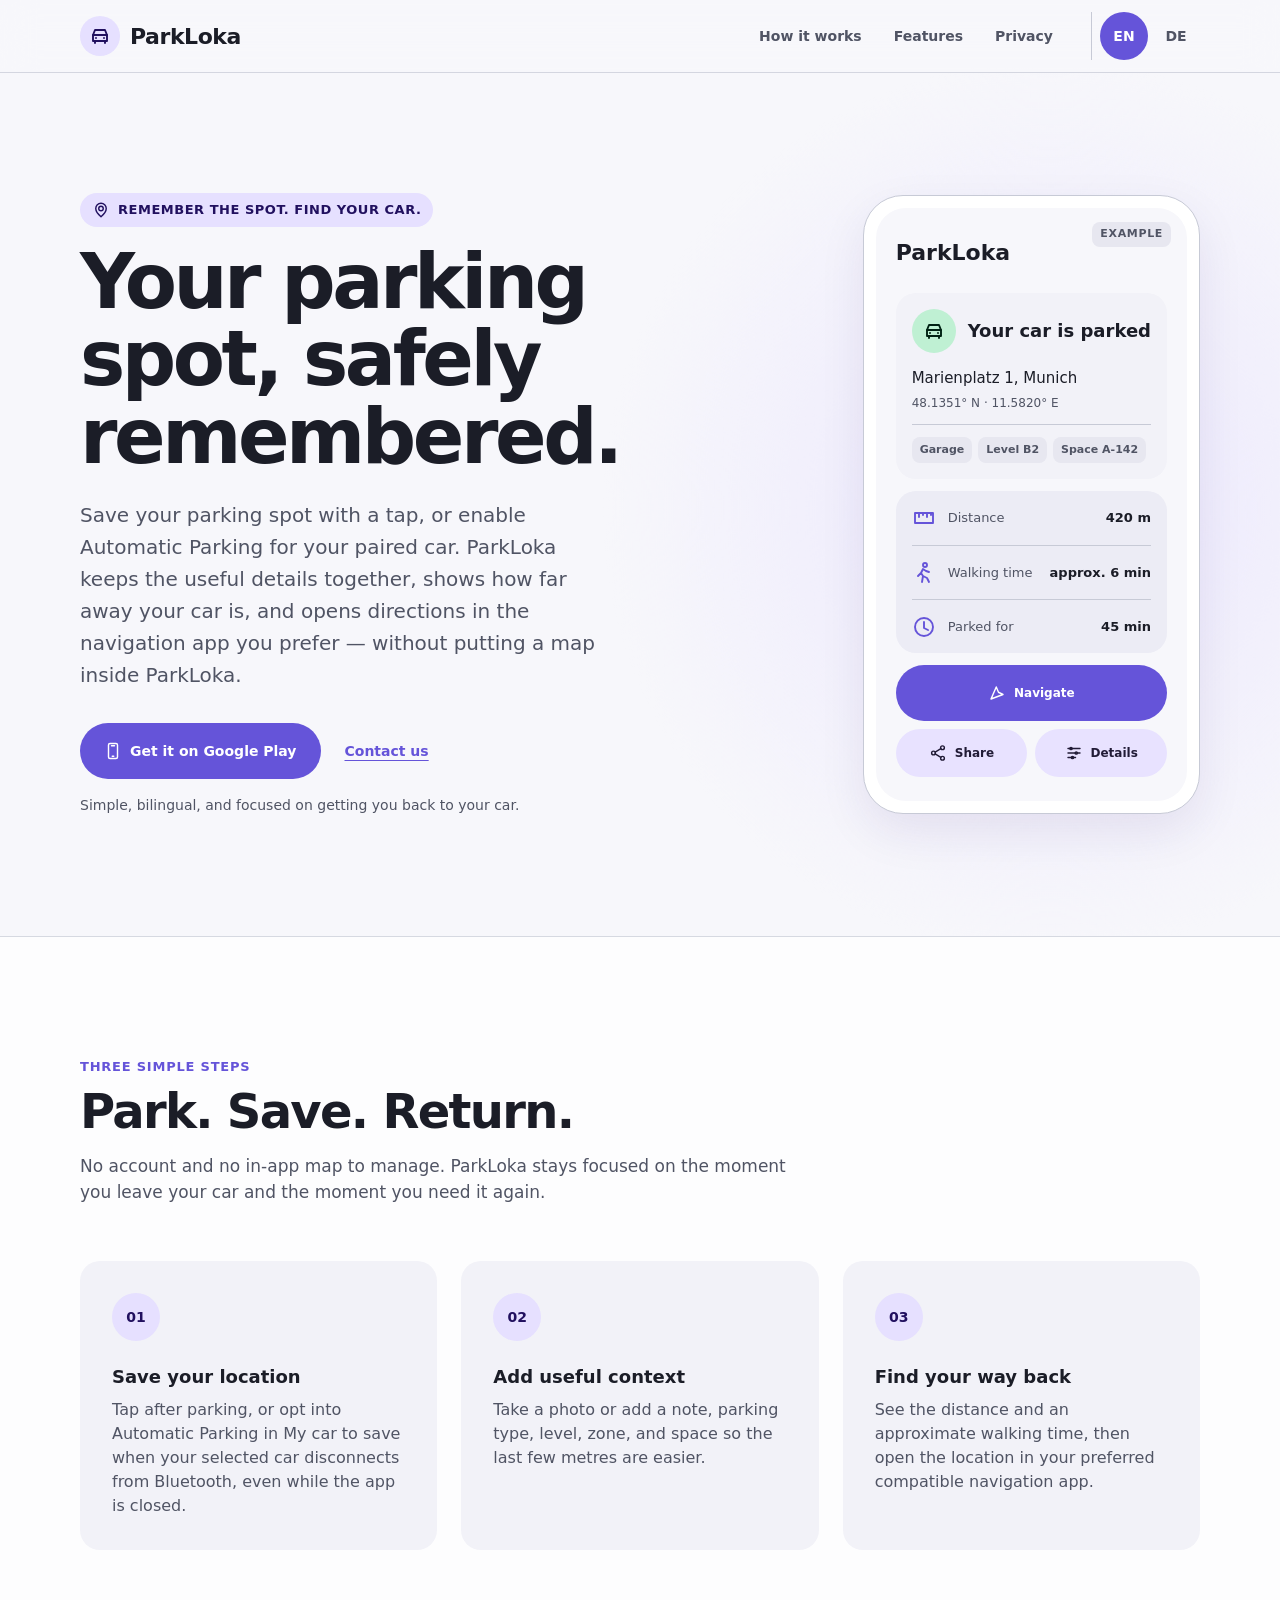
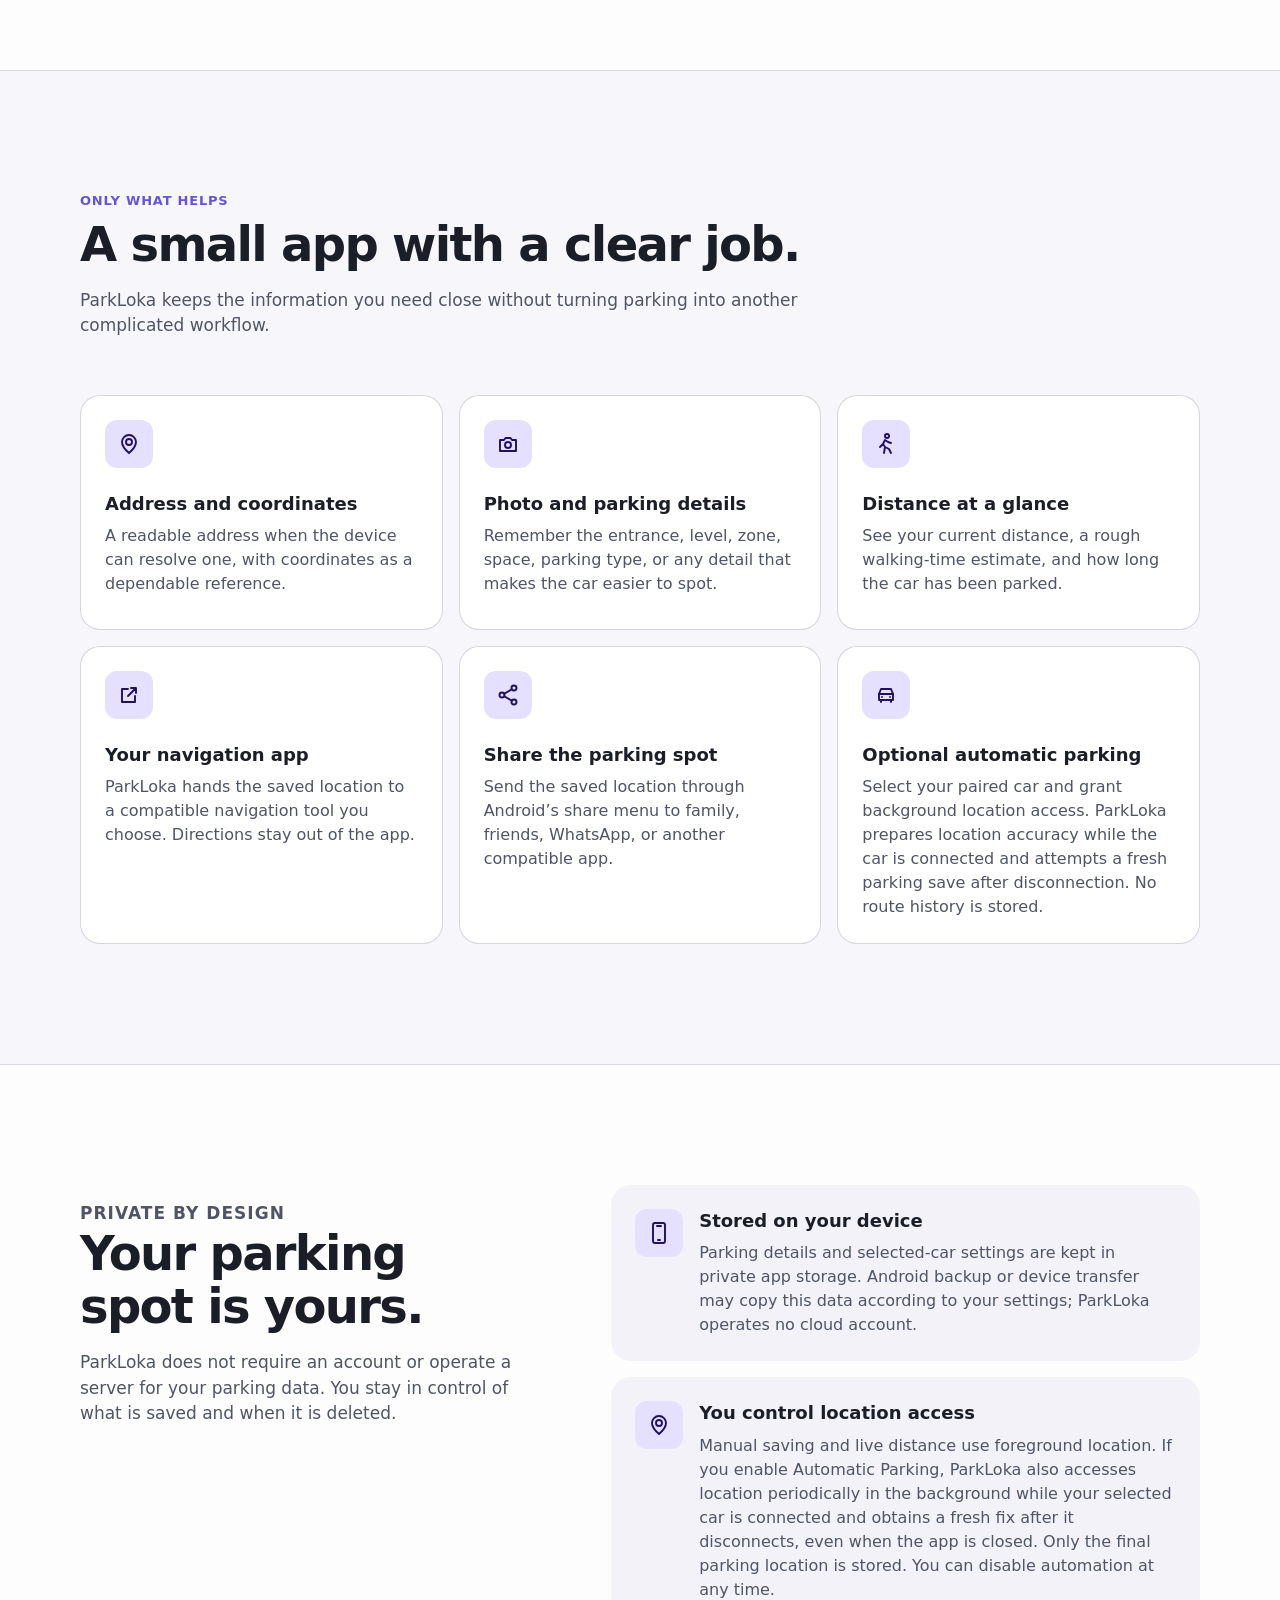
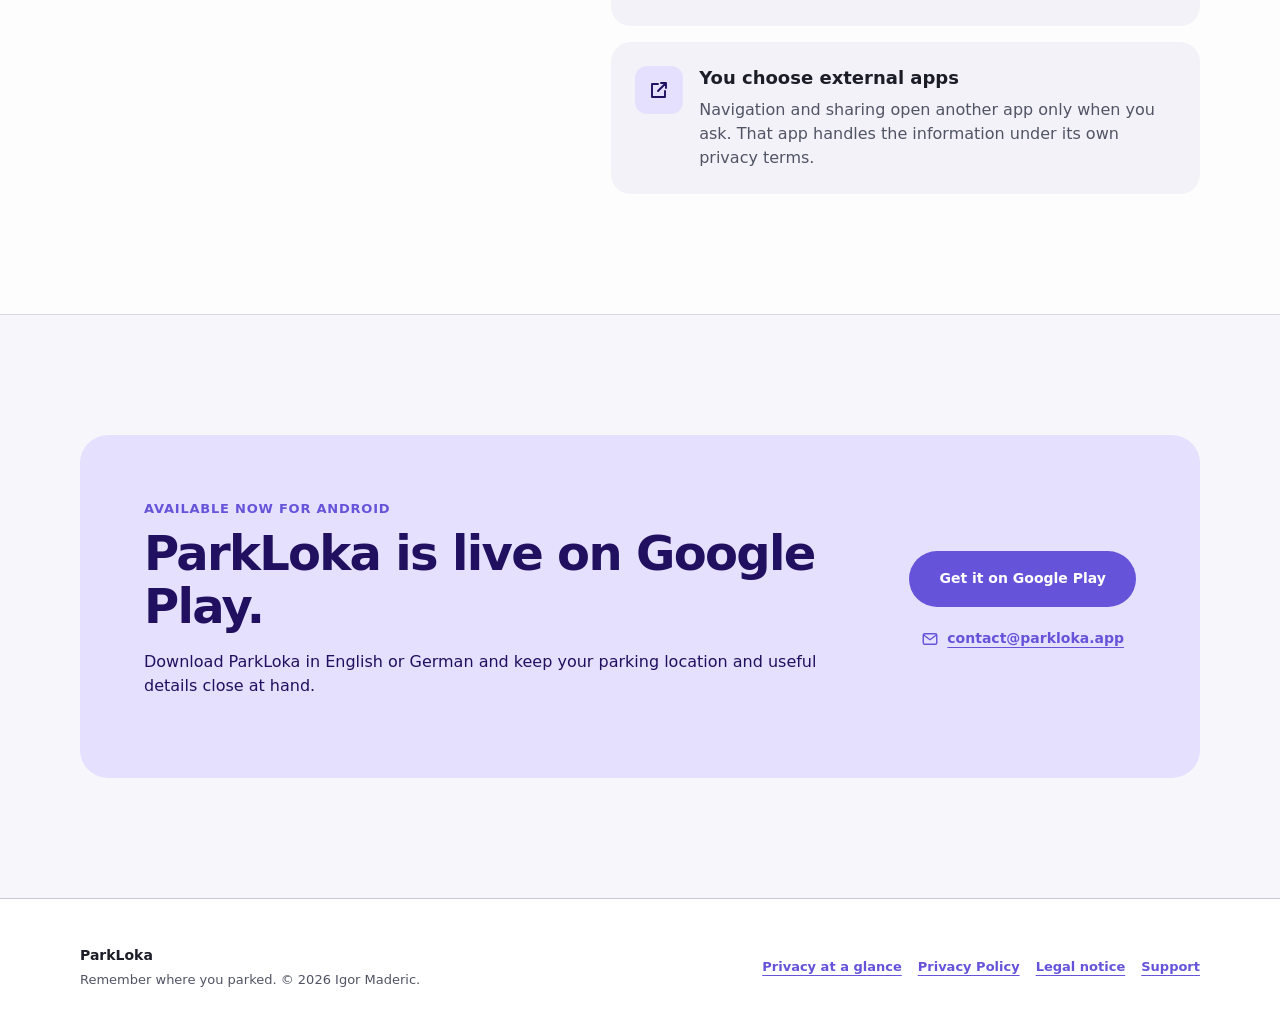
<file: index.html>
<!doctype html>
<html lang="en">
<head>
    <meta charset="utf-8">
    <meta name="viewport" content="width=device-width, initial-scale=1">
    <title>ParkLoka — Remember where you parked</title>
    <meta name="description" content="Save your parking location, see the distance back to your car, and open navigation in the app you prefer.">
    <meta name="application-name" content="ParkLoka">
    <meta name="theme-color" content="#6554d9">
    <link rel="canonical" href="https://parkloka.app/">
    <link rel="alternate" hreflang="en" href="https://parkloka.app/">
    <link rel="alternate" hreflang="de" href="https://parkloka.app/de/">
    <link rel="alternate" hreflang="x-default" href="https://parkloka.app/">
    <link rel="icon" href="assets/images/app-icon.svg" type="image/svg+xml">
    <link rel="apple-touch-icon" href="assets/images/app-icon-192.png">
    <link rel="manifest" href="manifest.webmanifest">
    <meta property="og:type" content="website">
    <meta property="og:site_name" content="ParkLoka">
    <meta property="og:title" content="ParkLoka — Remember where you parked">
    <meta property="og:description" content="Save the spot, see the distance, and navigate back to your car.">
    <meta property="og:url" content="https://parkloka.app/">
    <meta property="og:image" content="https://parkloka.app/assets/images/social-preview.png">
    <meta property="og:image:width" content="1200">
    <meta property="og:image:height" content="630">
    <meta property="og:image:alt" content="ParkLoka — Remember where you parked">
    <meta property="og:locale" content="en_US">
    <meta property="og:locale:alternate" content="de_DE">
    <meta name="twitter:card" content="summary_large_image">
    <link rel="stylesheet" href="assets/css/site.css">
</head>
<body>
    <a class="skip-link" href="#main-content">Skip to content</a>
    <header class="site-header">
        <nav class="site-nav" aria-label="Main navigation">
            <a class="brand" href="index.html" aria-label="ParkLoka home"><span class="brand-mark" aria-hidden="true"><svg class="icon"><use href="assets/images/icons.svg#car"></use></svg></span>ParkLoka</a>
            <div class="nav-links"><a href="#how-it-works">How it works</a><a href="#features">Features</a><a href="#privacy">Privacy</a></div>
            <div class="language-nav" aria-label="Language"><a href="index.html" lang="en" hreflang="en" aria-current="page">EN</a><a href="de/index.html" lang="de" hreflang="de">DE</a></div>
        </nav>
    </header>

    <main id="main-content">
        <section class="hero section-shell" aria-labelledby="hero-title">
            <div class="hero-copy">
                <p class="eyebrow"><svg class="icon" aria-hidden="true"><use href="assets/images/icons.svg#pin"></use></svg>Remember the spot. Find your car.</p>
                <h1 id="hero-title">Your parking spot, safely remembered.</h1>
                <p class="hero-lead">Save your parking spot with a tap, or enable Automatic Parking for your paired car. ParkLoka keeps the useful details together, shows how far away your car is, and opens directions in the navigation app you prefer — without putting a map inside ParkLoka.</p>
                <div class="hero-actions">
                    <a class="button button--primary" href="https://play.google.com/store/apps/details?id=app.parkloka" rel="external" aria-label="Download ParkLoka on Google Play"><svg class="icon" aria-hidden="true"><use href="assets/images/icons.svg#phone"></use></svg>Get it on Google Play</a>
                    <a class="text-link" href="mailto:contact@parkloka.app">Contact us</a>
                </div>
                <p class="hero-note">Simple, bilingual, and focused on getting you back to your car.</p>
            </div>

            <div class="product-preview" aria-label="Example of the ParkLoka parked-car screen">
                <p class="preview-label">Example</p>
                <div class="phone-screen">
                    <p class="phone-title">ParkLoka</p>
                    <div class="parked-card">
                        <div class="parked-heading"><span class="status-icon" aria-hidden="true"><svg class="icon"><use href="assets/images/icons.svg#car"></use></svg></span><h2>Your car is parked</h2></div>
                        <p class="parked-address">Marienplatz 1, Munich</p>
                        <p class="parked-coordinates">48.1351° N · 11.5820° E</p>
                        <div class="detail-chips" aria-label="Example parking details"><span class="detail-chip">Garage</span><span class="detail-chip">Level B2</span><span class="detail-chip">Space A-142</span></div>
                    </div>
                    <div class="metrics-card">
                        <div class="metric-row"><svg class="icon" aria-hidden="true"><use href="assets/images/icons.svg#distance"></use></svg><span class="metric-label">Distance</span><span class="metric-value">420 m</span></div>
                        <div class="metric-row"><svg class="icon" aria-hidden="true"><use href="assets/images/icons.svg#walk"></use></svg><span class="metric-label">Walking time</span><span class="metric-value">approx. 6 min</span></div>
                        <div class="metric-row"><svg class="icon" aria-hidden="true"><use href="assets/images/icons.svg#clock"></use></svg><span class="metric-label">Parked for</span><span class="metric-value">45 min</span></div>
                    </div>
                    <div class="preview-actions" aria-hidden="true">
                        <span class="preview-action preview-action--primary"><svg class="icon"><use href="assets/images/icons.svg#navigation"></use></svg>Navigate</span>
                        <span class="preview-action"><svg class="icon"><use href="assets/images/icons.svg#share"></use></svg>Share</span>
                        <span class="preview-action"><svg class="icon"><use href="assets/images/icons.svg#details"></use></svg>Details</span>
                    </div>
                </div>
            </div>
        </section>

        <section id="how-it-works" class="section section--surface" aria-labelledby="steps-title">
            <div class="section-shell">
                <div class="section-heading"><p class="section-kicker">Three simple steps</p><h2 id="steps-title">Park. Save. Return.</h2><p class="section-intro">No account and no in-app map to manage. ParkLoka stays focused on the moment you leave your car and the moment you need it again.</p></div>
                <div class="steps-grid">
                    <article class="step-card"><span class="step-number" aria-hidden="true">01</span><h3>Save your location</h3><p>Tap after parking, or opt into Automatic Parking in My car to save when your selected car disconnects from Bluetooth, even while the app is closed.</p></article>
                    <article class="step-card"><span class="step-number" aria-hidden="true">02</span><h3>Add useful context</h3><p>Take a photo or add a note, parking type, level, zone, and space so the last few metres are easier.</p></article>
                    <article class="step-card"><span class="step-number" aria-hidden="true">03</span><h3>Find your way back</h3><p>See the distance and an approximate walking time, then open the location in your preferred compatible navigation app.</p></article>
                </div>
            </div>
        </section>

        <section id="features" class="section" aria-labelledby="features-title">
            <div class="section-shell">
                <div class="section-heading"><p class="section-kicker">Only what helps</p><h2 id="features-title">A small app with a clear job.</h2><p class="section-intro">ParkLoka keeps the information you need close without turning parking into another complicated workflow.</p></div>
                <div class="feature-grid">
                    <article class="feature-card"><span class="feature-icon" aria-hidden="true"><svg class="icon"><use href="assets/images/icons.svg#pin"></use></svg></span><h3>Address and coordinates</h3><p>A readable address when the device can resolve one, with coordinates as a dependable reference.</p></article>
                    <article class="feature-card"><span class="feature-icon" aria-hidden="true"><svg class="icon"><use href="assets/images/icons.svg#camera"></use></svg></span><h3>Photo and parking details</h3><p>Remember the entrance, level, zone, space, parking type, or any detail that makes the car easier to spot.</p></article>
                    <article class="feature-card"><span class="feature-icon" aria-hidden="true"><svg class="icon"><use href="assets/images/icons.svg#walk"></use></svg></span><h3>Distance at a glance</h3><p>See your current distance, a rough walking-time estimate, and how long the car has been parked.</p></article>
                    <article class="feature-card"><span class="feature-icon" aria-hidden="true"><svg class="icon"><use href="assets/images/icons.svg#external"></use></svg></span><h3>Your navigation app</h3><p>ParkLoka hands the saved location to a compatible navigation tool you choose. Directions stay out of the app.</p></article>
                    <article class="feature-card"><span class="feature-icon" aria-hidden="true"><svg class="icon"><use href="assets/images/icons.svg#share"></use></svg></span><h3>Share the parking spot</h3><p>Send the saved location through Android’s share menu to family, friends, WhatsApp, or another compatible app.</p></article>
                    <article class="feature-card"><span class="feature-icon" aria-hidden="true"><svg class="icon"><use href="assets/images/icons.svg#car"></use></svg></span><h3>Optional automatic parking</h3><p>Select your paired car and grant background location access. ParkLoka prepares location accuracy while the car is connected and attempts a fresh parking save after disconnection. No route history is stored.</p></article>
                </div>
            </div>
        </section>

        <section id="privacy" class="section section--surface" aria-labelledby="privacy-title">
            <div class="section-shell privacy-layout">
                <div class="privacy-copy"><p class="section-kicker">Private by design</p><h2 id="privacy-title">Your parking spot is yours.</h2><p>ParkLoka does not require an account or operate a server for your parking data. You stay in control of what is saved and when it is deleted.</p></div>
                <div class="privacy-list">
                    <article class="privacy-point"><span class="privacy-icon" aria-hidden="true"><svg class="icon"><use href="assets/images/icons.svg#phone"></use></svg></span><div><h3>Stored on your device</h3><p>Parking details and selected-car settings are kept in private app storage. Android backup or device transfer may copy this data according to your settings; ParkLoka operates no cloud account.</p></div></article>
                    <article class="privacy-point"><span class="privacy-icon" aria-hidden="true"><svg class="icon"><use href="assets/images/icons.svg#pin"></use></svg></span><div><h3>You control location access</h3><p>Manual saving and live distance use foreground location. If you enable Automatic Parking, ParkLoka also accesses location periodically in the background while your selected car is connected and obtains a fresh fix after it disconnects, even when the app is closed. Only the final parking location is stored. You can disable automation at any time.</p></div></article>
                    <article class="privacy-point"><span class="privacy-icon" aria-hidden="true"><svg class="icon"><use href="assets/images/icons.svg#external"></use></svg></span><div><h3>You choose external apps</h3><p>Navigation and sharing open another app only when you ask. That app handles the information under its own privacy terms.</p></div></article>
                </div>
            </div>
        </section>

        <section class="section" aria-labelledby="release-title">
            <div class="section-shell"><div class="release-card">
                <div><p class="section-kicker">Available now for Android</p><h2 id="release-title">ParkLoka is live on Google Play.</h2><p>Download ParkLoka in English or German and keep your parking location and useful details close at hand.</p></div>
                <div class="release-actions"><a class="button button--primary" href="https://play.google.com/store/apps/details?id=app.parkloka" rel="external">Get it on Google Play</a><a class="text-link" href="mailto:contact@parkloka.app"><svg class="icon" aria-hidden="true"><use href="assets/images/icons.svg#mail"></use></svg>contact@parkloka.app</a></div>
            </div></div>
        </section>
    </main>

    <footer class="site-footer"><div class="footer-content">
        <div><p class="footer-brand">ParkLoka</p><p class="footer-note">Remember where you parked. © 2026 Igor Maderic.</p></div>
        <div class="footer-links" aria-label="Legal and support"><a href="#privacy">Privacy at a glance</a><a href="privacy/index.html">Privacy Policy</a><a href="legal/index.html">Legal notice</a><a href="mailto:contact@parkloka.app">Support</a></div>
    </div></footer>
</body>
</html>
</file>
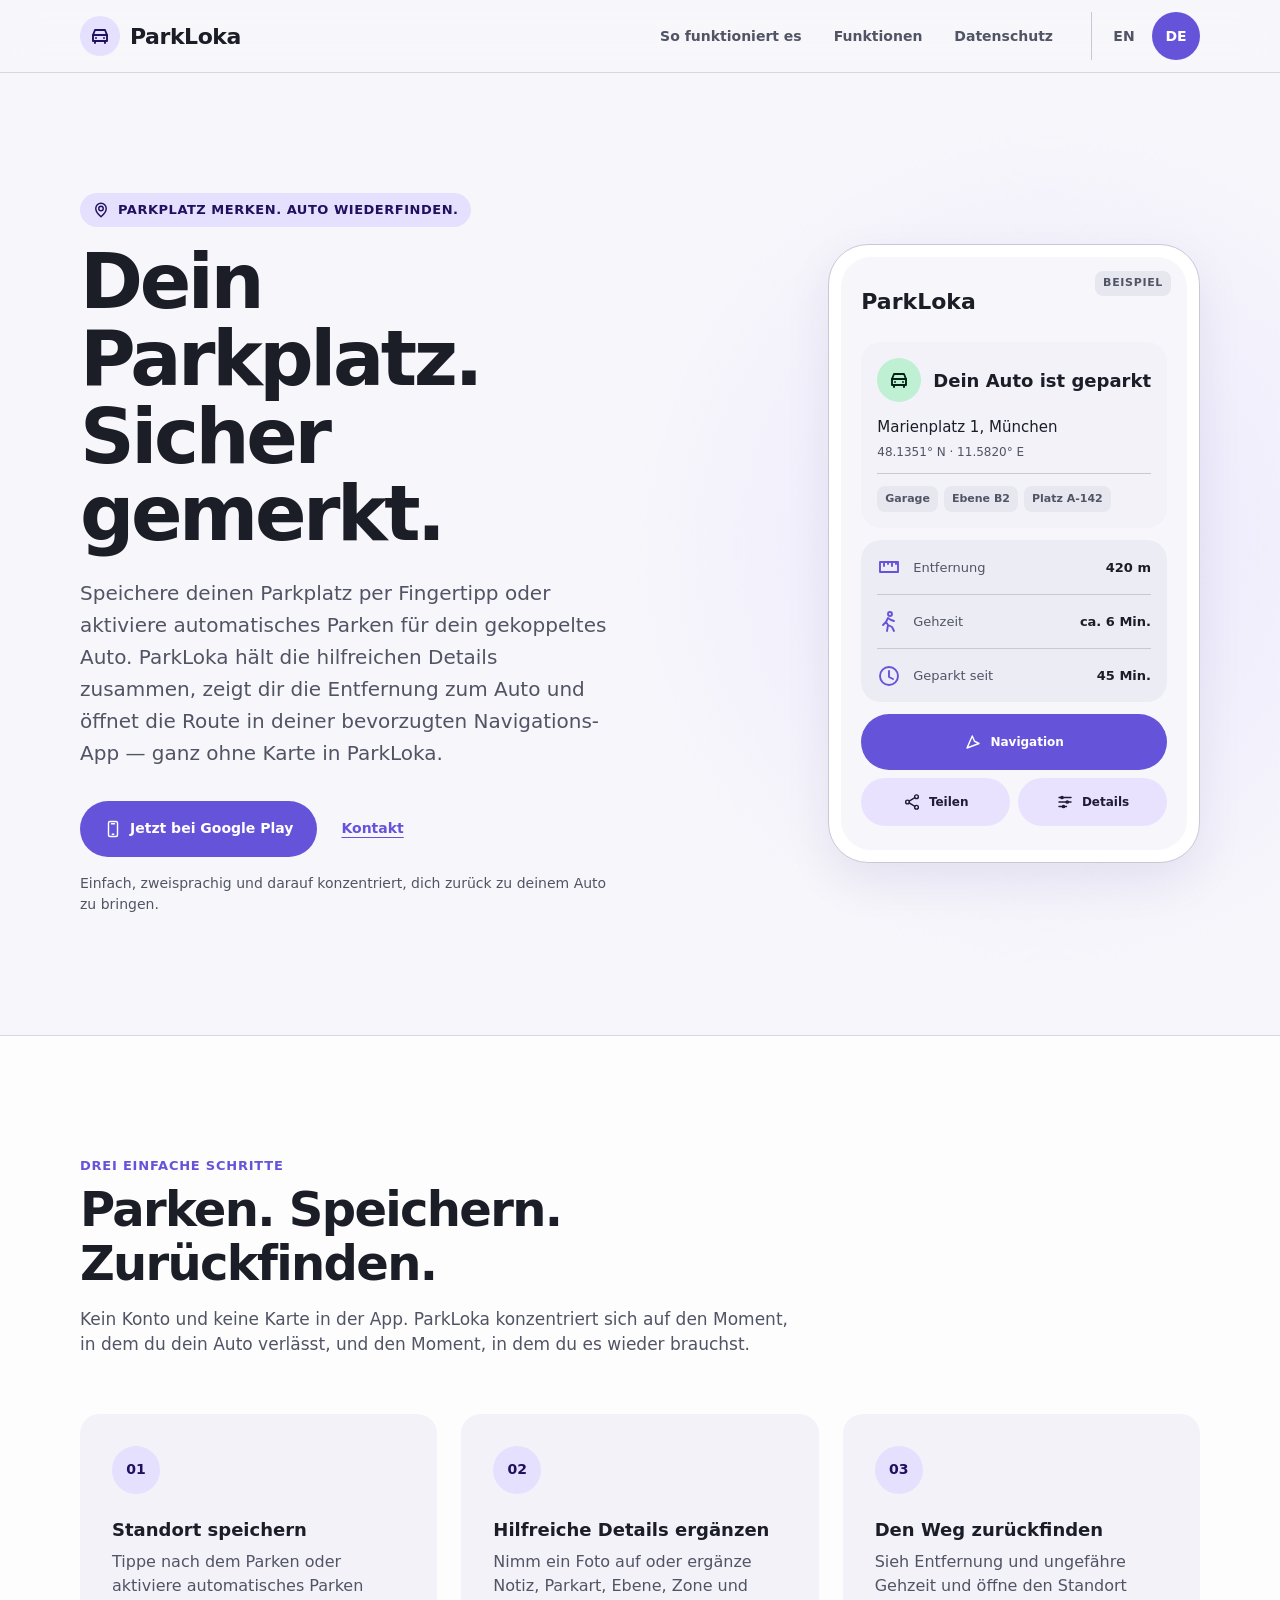
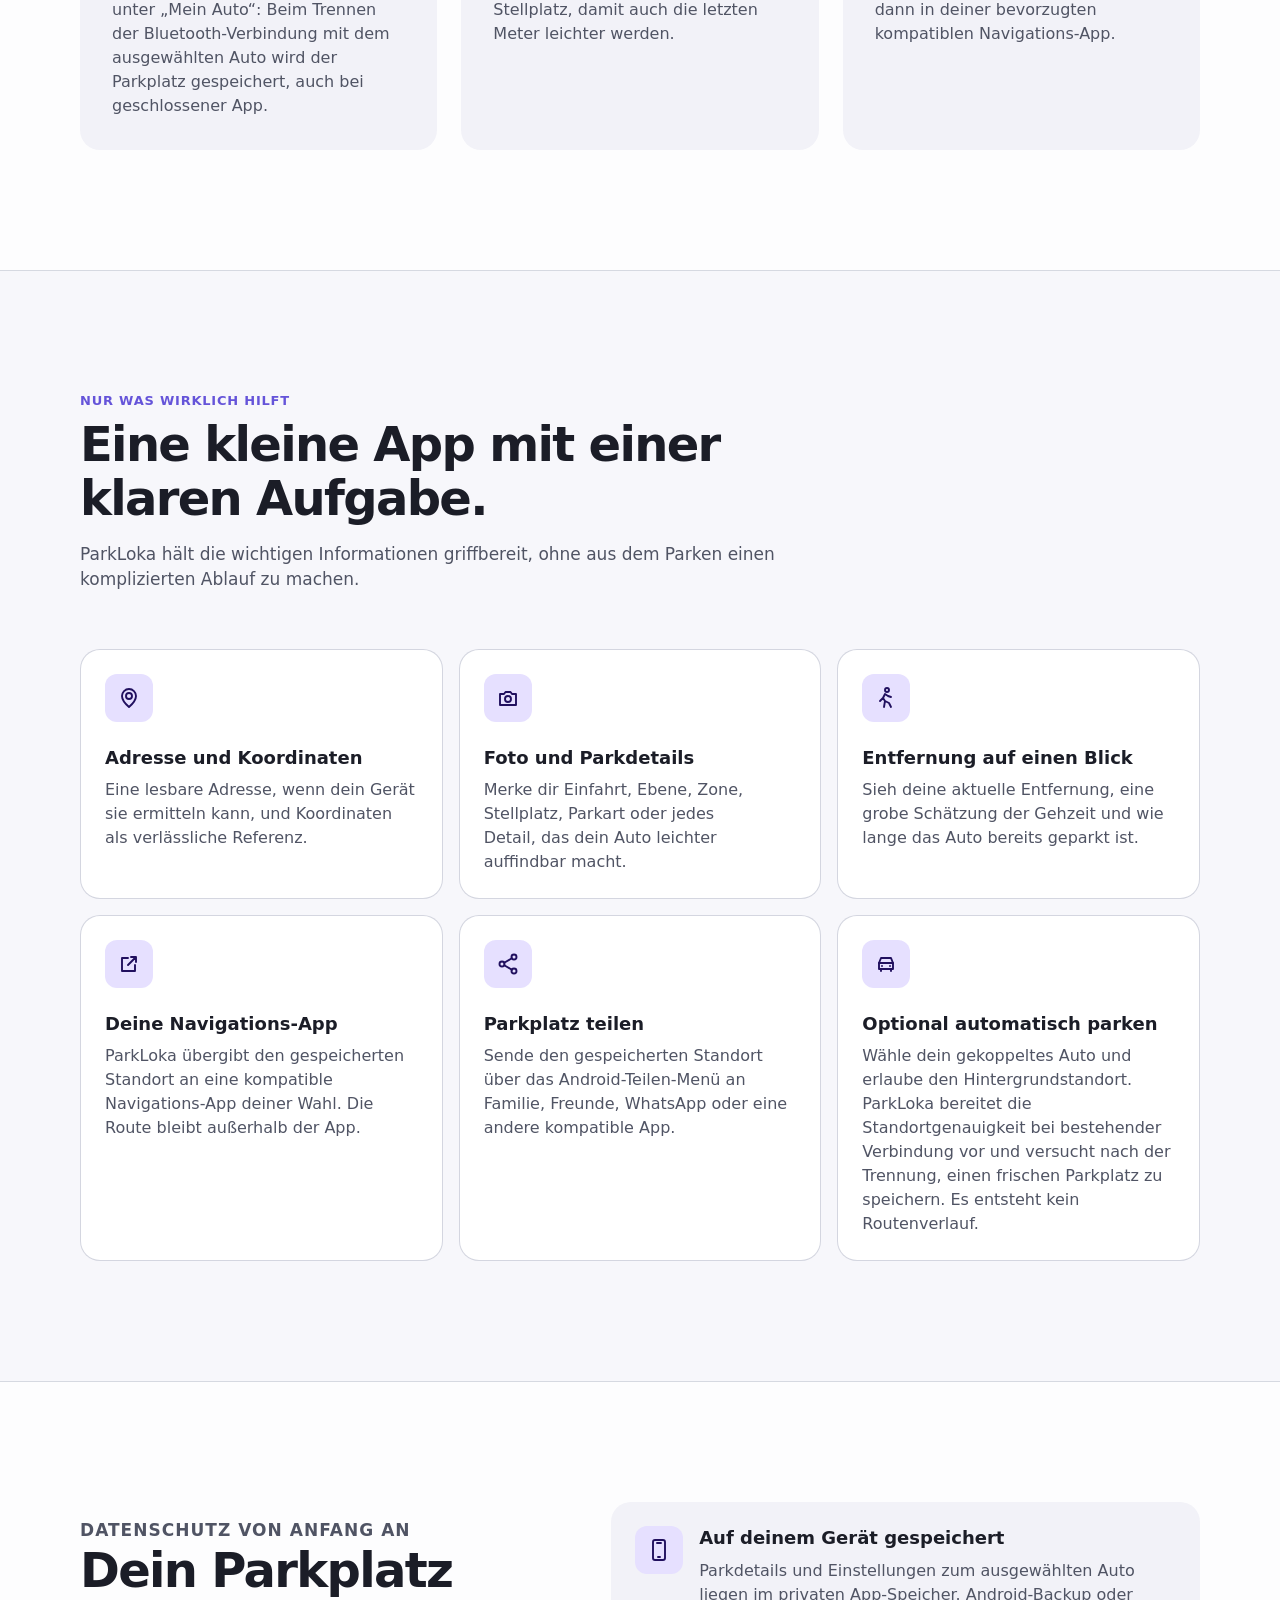
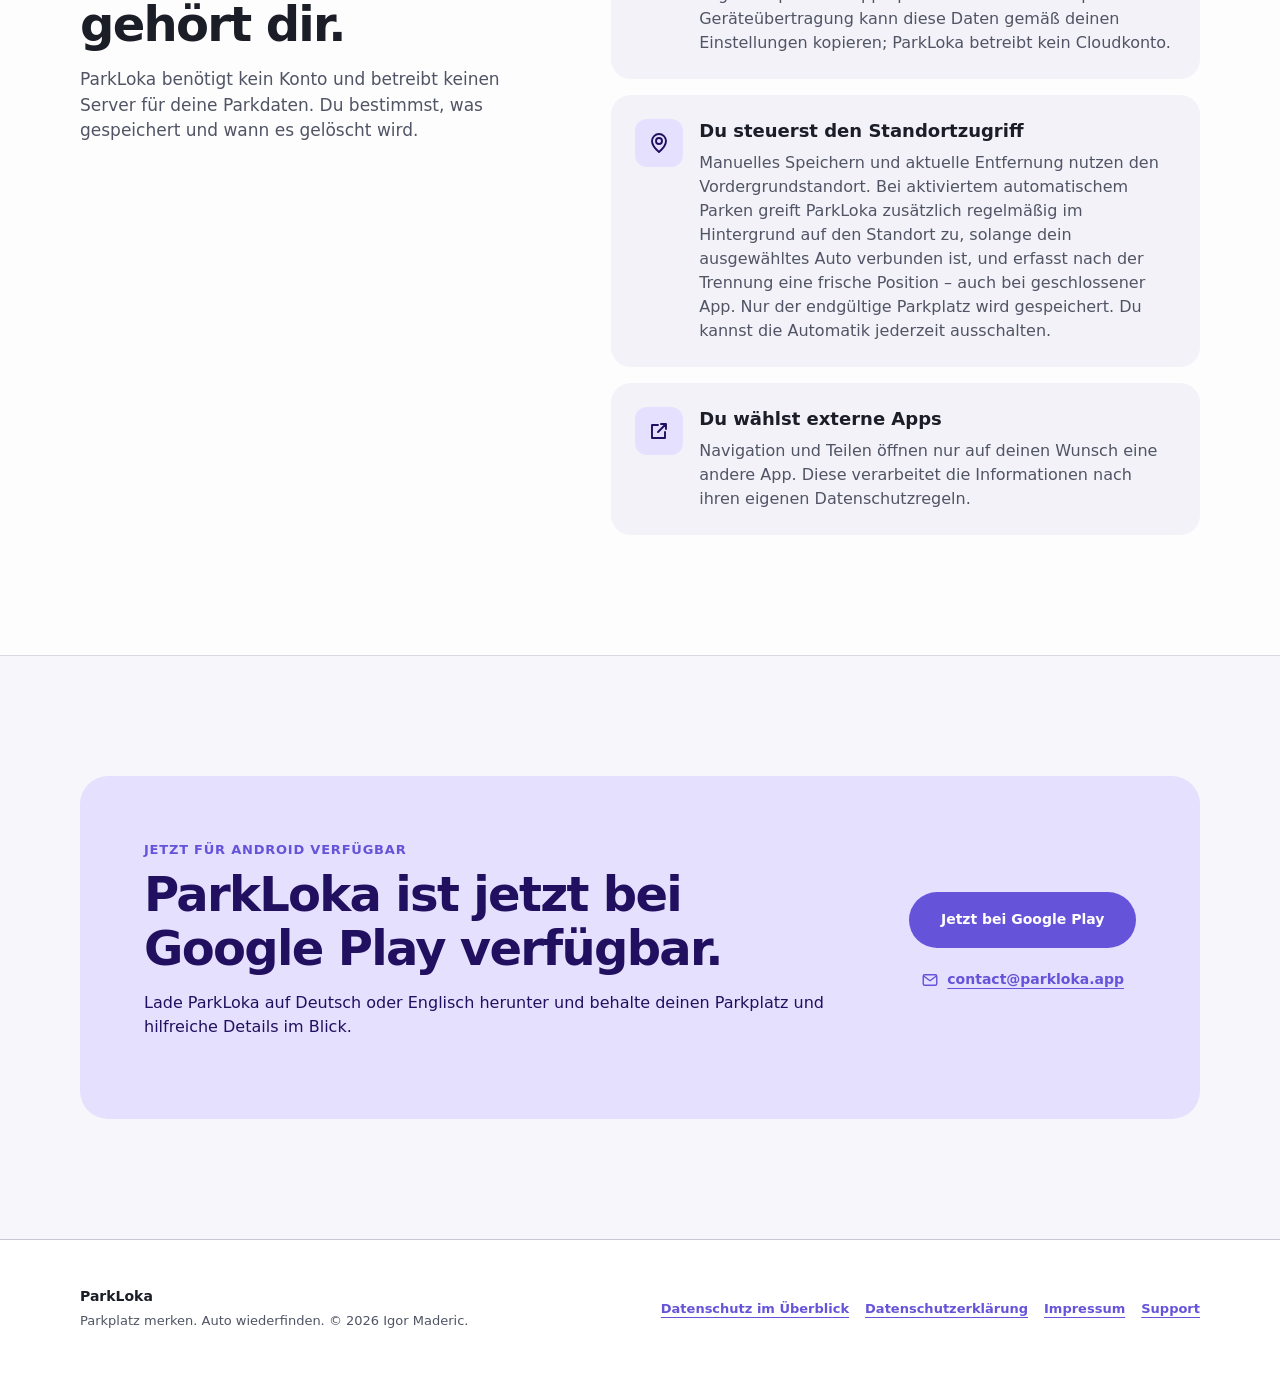
<file: de/index.html>
<!doctype html>
<html lang="de">
<head>
    <meta charset="utf-8">
    <meta name="viewport" content="width=device-width, initial-scale=1">
    <title>ParkLoka — Parkplatz merken</title>
    <meta name="description" content="Parkplatz speichern, Entfernung zum Auto sehen und die Navigation in der bevorzugten App öffnen.">
    <meta name="application-name" content="ParkLoka">
    <meta name="theme-color" content="#6554d9">
    <link rel="canonical" href="https://parkloka.app/de/">
    <link rel="alternate" hreflang="en" href="https://parkloka.app/">
    <link rel="alternate" hreflang="de" href="https://parkloka.app/de/">
    <link rel="alternate" hreflang="x-default" href="https://parkloka.app/">
    <link rel="icon" href="../assets/images/app-icon.svg" type="image/svg+xml">
    <link rel="apple-touch-icon" href="../assets/images/app-icon-192.png">
    <link rel="manifest" href="../manifest.webmanifest">
    <meta property="og:type" content="website">
    <meta property="og:site_name" content="ParkLoka">
    <meta property="og:title" content="ParkLoka — Parkplatz merken">
    <meta property="og:description" content="Parkplatz speichern, Entfernung sehen und zurück zum Auto navigieren.">
    <meta property="og:url" content="https://parkloka.app/de/">
    <meta property="og:image" content="https://parkloka.app/assets/images/social-preview.png">
    <meta property="og:image:width" content="1200">
    <meta property="og:image:height" content="630">
    <meta property="og:image:alt" content="ParkLoka — Parkplatz merken">
    <meta property="og:locale" content="de_DE">
    <meta property="og:locale:alternate" content="en_US">
    <meta name="twitter:card" content="summary_large_image">
    <link rel="stylesheet" href="../assets/css/site.css">
</head>
<body>
    <a class="skip-link" href="#main-content">Zum Inhalt springen</a>
    <header class="site-header">
        <nav class="site-nav" aria-label="Hauptnavigation">
            <a class="brand" href="index.html" aria-label="ParkLoka Startseite"><span class="brand-mark" aria-hidden="true"><svg class="icon"><use href="../assets/images/icons.svg#car"></use></svg></span>ParkLoka</a>
            <div class="nav-links"><a href="#how-it-works">So funktioniert es</a><a href="#features">Funktionen</a><a href="#privacy">Datenschutz</a></div>
            <div class="language-nav" aria-label="Sprache"><a href="../index.html" lang="en" hreflang="en">EN</a><a href="index.html" lang="de" hreflang="de" aria-current="page">DE</a></div>
        </nav>
    </header>

    <main id="main-content">
        <section class="hero section-shell" aria-labelledby="hero-title">
            <div class="hero-copy">
                <p class="eyebrow"><svg class="icon" aria-hidden="true"><use href="../assets/images/icons.svg#pin"></use></svg>Parkplatz merken. Auto wiederfinden.</p>
                <h1 id="hero-title">Dein Parkplatz. Sicher gemerkt.</h1>
                <p class="hero-lead">Speichere deinen Parkplatz per Fingertipp oder aktiviere automatisches Parken für dein gekoppeltes Auto. ParkLoka hält die hilfreichen Details zusammen, zeigt dir die Entfernung zum Auto und öffnet die Route in deiner bevorzugten Navigations-App — ganz ohne Karte in ParkLoka.</p>
                <div class="hero-actions">
                    <a class="button button--primary" href="https://play.google.com/store/apps/details?id=app.parkloka" rel="external" aria-label="ParkLoka bei Google Play herunterladen"><svg class="icon" aria-hidden="true"><use href="../assets/images/icons.svg#phone"></use></svg>Jetzt bei Google Play</a>
                    <a class="text-link" href="mailto:contact@parkloka.app">Kontakt</a>
                </div>
                <p class="hero-note">Einfach, zweisprachig und darauf konzentriert, dich zurück zu deinem Auto zu bringen.</p>
            </div>

            <div class="product-preview" aria-label="Beispielansicht des geparkten Autos in ParkLoka">
                <p class="preview-label">Beispiel</p>
                <div class="phone-screen">
                    <p class="phone-title">ParkLoka</p>
                    <div class="parked-card">
                        <div class="parked-heading"><span class="status-icon" aria-hidden="true"><svg class="icon"><use href="../assets/images/icons.svg#car"></use></svg></span><h2>Dein Auto ist geparkt</h2></div>
                        <p class="parked-address">Marienplatz 1, München</p>
                        <p class="parked-coordinates">48.1351° N · 11.5820° E</p>
                        <div class="detail-chips" aria-label="Beispielhafte Parkdetails"><span class="detail-chip">Garage</span><span class="detail-chip">Ebene B2</span><span class="detail-chip">Platz A-142</span></div>
                    </div>
                    <div class="metrics-card">
                        <div class="metric-row"><svg class="icon" aria-hidden="true"><use href="../assets/images/icons.svg#distance"></use></svg><span class="metric-label">Entfernung</span><span class="metric-value">420 m</span></div>
                        <div class="metric-row"><svg class="icon" aria-hidden="true"><use href="../assets/images/icons.svg#walk"></use></svg><span class="metric-label">Gehzeit</span><span class="metric-value">ca. 6 Min.</span></div>
                        <div class="metric-row"><svg class="icon" aria-hidden="true"><use href="../assets/images/icons.svg#clock"></use></svg><span class="metric-label">Geparkt seit</span><span class="metric-value">45 Min.</span></div>
                    </div>
                    <div class="preview-actions" aria-hidden="true">
                        <span class="preview-action preview-action--primary"><svg class="icon"><use href="../assets/images/icons.svg#navigation"></use></svg>Navigation</span>
                        <span class="preview-action"><svg class="icon"><use href="../assets/images/icons.svg#share"></use></svg>Teilen</span>
                        <span class="preview-action"><svg class="icon"><use href="../assets/images/icons.svg#details"></use></svg>Details</span>
                    </div>
                </div>
            </div>
        </section>

        <section id="how-it-works" class="section section--surface" aria-labelledby="steps-title">
            <div class="section-shell">
                <div class="section-heading"><p class="section-kicker">Drei einfache Schritte</p><h2 id="steps-title">Parken. Speichern. Zurückfinden.</h2><p class="section-intro">Kein Konto und keine Karte in der App. ParkLoka konzentriert sich auf den Moment, in dem du dein Auto verlässt, und den Moment, in dem du es wieder brauchst.</p></div>
                <div class="steps-grid">
                    <article class="step-card"><span class="step-number" aria-hidden="true">01</span><h3>Standort speichern</h3><p>Tippe nach dem Parken oder aktiviere automatisches Parken unter „Mein Auto“: Beim Trennen der Bluetooth-Verbindung mit dem ausgewählten Auto wird der Parkplatz gespeichert, auch bei geschlossener App.</p></article>
                    <article class="step-card"><span class="step-number" aria-hidden="true">02</span><h3>Hilfreiche Details ergänzen</h3><p>Nimm ein Foto auf oder ergänze Notiz, Parkart, Ebene, Zone und Stellplatz, damit auch die letzten Meter leichter werden.</p></article>
                    <article class="step-card"><span class="step-number" aria-hidden="true">03</span><h3>Den Weg zurückfinden</h3><p>Sieh Entfernung und ungefähre Gehzeit und öffne den Standort dann in deiner bevorzugten kompatiblen Navigations-App.</p></article>
                </div>
            </div>
        </section>

        <section id="features" class="section" aria-labelledby="features-title">
            <div class="section-shell">
                <div class="section-heading"><p class="section-kicker">Nur was wirklich hilft</p><h2 id="features-title">Eine kleine App mit einer klaren Aufgabe.</h2><p class="section-intro">ParkLoka hält die wichtigen Informationen griffbereit, ohne aus dem Parken einen komplizierten Ablauf zu machen.</p></div>
                <div class="feature-grid">
                    <article class="feature-card"><span class="feature-icon" aria-hidden="true"><svg class="icon"><use href="../assets/images/icons.svg#pin"></use></svg></span><h3>Adresse und Koordinaten</h3><p>Eine lesbare Adresse, wenn dein Gerät sie ermitteln kann, und Koordinaten als verlässliche Referenz.</p></article>
                    <article class="feature-card"><span class="feature-icon" aria-hidden="true"><svg class="icon"><use href="../assets/images/icons.svg#camera"></use></svg></span><h3>Foto und Parkdetails</h3><p>Merke dir Einfahrt, Ebene, Zone, Stellplatz, Parkart oder jedes Detail, das dein Auto leichter auffindbar macht.</p></article>
                    <article class="feature-card"><span class="feature-icon" aria-hidden="true"><svg class="icon"><use href="../assets/images/icons.svg#walk"></use></svg></span><h3>Entfernung auf einen Blick</h3><p>Sieh deine aktuelle Entfernung, eine grobe Schätzung der Gehzeit und wie lange das Auto bereits geparkt ist.</p></article>
                    <article class="feature-card"><span class="feature-icon" aria-hidden="true"><svg class="icon"><use href="../assets/images/icons.svg#external"></use></svg></span><h3>Deine Navigations-App</h3><p>ParkLoka übergibt den gespeicherten Standort an eine kompatible Navigations-App deiner Wahl. Die Route bleibt außerhalb der App.</p></article>
                    <article class="feature-card"><span class="feature-icon" aria-hidden="true"><svg class="icon"><use href="../assets/images/icons.svg#share"></use></svg></span><h3>Parkplatz teilen</h3><p>Sende den gespeicherten Standort über das Android-Teilen-Menü an Familie, Freunde, WhatsApp oder eine andere kompatible App.</p></article>
                    <article class="feature-card"><span class="feature-icon" aria-hidden="true"><svg class="icon"><use href="../assets/images/icons.svg#car"></use></svg></span><h3>Optional automatisch parken</h3><p>Wähle dein gekoppeltes Auto und erlaube den Hintergrundstandort. ParkLoka bereitet die Standortgenauigkeit bei bestehender Verbindung vor und versucht nach der Trennung, einen frischen Parkplatz zu speichern. Es entsteht kein Routenverlauf.</p></article>
                </div>
            </div>
        </section>

        <section id="privacy" class="section section--surface" aria-labelledby="privacy-title">
            <div class="section-shell privacy-layout">
                <div class="privacy-copy"><p class="section-kicker">Datenschutz von Anfang an</p><h2 id="privacy-title">Dein Parkplatz gehört dir.</h2><p>ParkLoka benötigt kein Konto und betreibt keinen Server für deine Parkdaten. Du bestimmst, was gespeichert und wann es gelöscht wird.</p></div>
                <div class="privacy-list">
                    <article class="privacy-point"><span class="privacy-icon" aria-hidden="true"><svg class="icon"><use href="../assets/images/icons.svg#phone"></use></svg></span><div><h3>Auf deinem Gerät gespeichert</h3><p>Parkdetails und Einstellungen zum ausgewählten Auto liegen im privaten App-Speicher. Android-Backup oder Geräteübertragung kann diese Daten gemäß deinen Einstellungen kopieren; ParkLoka betreibt kein Cloudkonto.</p></div></article>
                    <article class="privacy-point"><span class="privacy-icon" aria-hidden="true"><svg class="icon"><use href="../assets/images/icons.svg#pin"></use></svg></span><div><h3>Du steuerst den Standortzugriff</h3><p>Manuelles Speichern und aktuelle Entfernung nutzen den Vordergrundstandort. Bei aktiviertem automatischem Parken greift ParkLoka zusätzlich regelmäßig im Hintergrund auf den Standort zu, solange dein ausgewähltes Auto verbunden ist, und erfasst nach der Trennung eine frische Position – auch bei geschlossener App. Nur der endgültige Parkplatz wird gespeichert. Du kannst die Automatik jederzeit ausschalten.</p></div></article>
                    <article class="privacy-point"><span class="privacy-icon" aria-hidden="true"><svg class="icon"><use href="../assets/images/icons.svg#external"></use></svg></span><div><h3>Du wählst externe Apps</h3><p>Navigation und Teilen öffnen nur auf deinen Wunsch eine andere App. Diese verarbeitet die Informationen nach ihren eigenen Datenschutzregeln.</p></div></article>
                </div>
            </div>
        </section>

        <section class="section" aria-labelledby="release-title">
            <div class="section-shell"><div class="release-card">
                <div><p class="section-kicker">Jetzt für Android verfügbar</p><h2 id="release-title">ParkLoka ist jetzt bei Google Play verfügbar.</h2><p>Lade ParkLoka auf Deutsch oder Englisch herunter und behalte deinen Parkplatz und hilfreiche Details im Blick.</p></div>
                <div class="release-actions"><a class="button button--primary" href="https://play.google.com/store/apps/details?id=app.parkloka" rel="external">Jetzt bei Google Play</a><a class="text-link" href="mailto:contact@parkloka.app"><svg class="icon" aria-hidden="true"><use href="../assets/images/icons.svg#mail"></use></svg>contact@parkloka.app</a></div>
            </div></div>
        </section>
    </main>

    <footer class="site-footer"><div class="footer-content">
        <div><p class="footer-brand">ParkLoka</p><p class="footer-note">Parkplatz merken. Auto wiederfinden. © 2026 Igor Maderic.</p></div>
        <div class="footer-links" aria-label="Rechtliches und Support"><a href="#privacy">Datenschutz im Überblick</a><a href="datenschutz/index.html">Datenschutzerklärung</a><a href="impressum/index.html">Impressum</a><a href="mailto:contact@parkloka.app">Support</a></div>
    </div></footer>
</body>
</html>
</file>
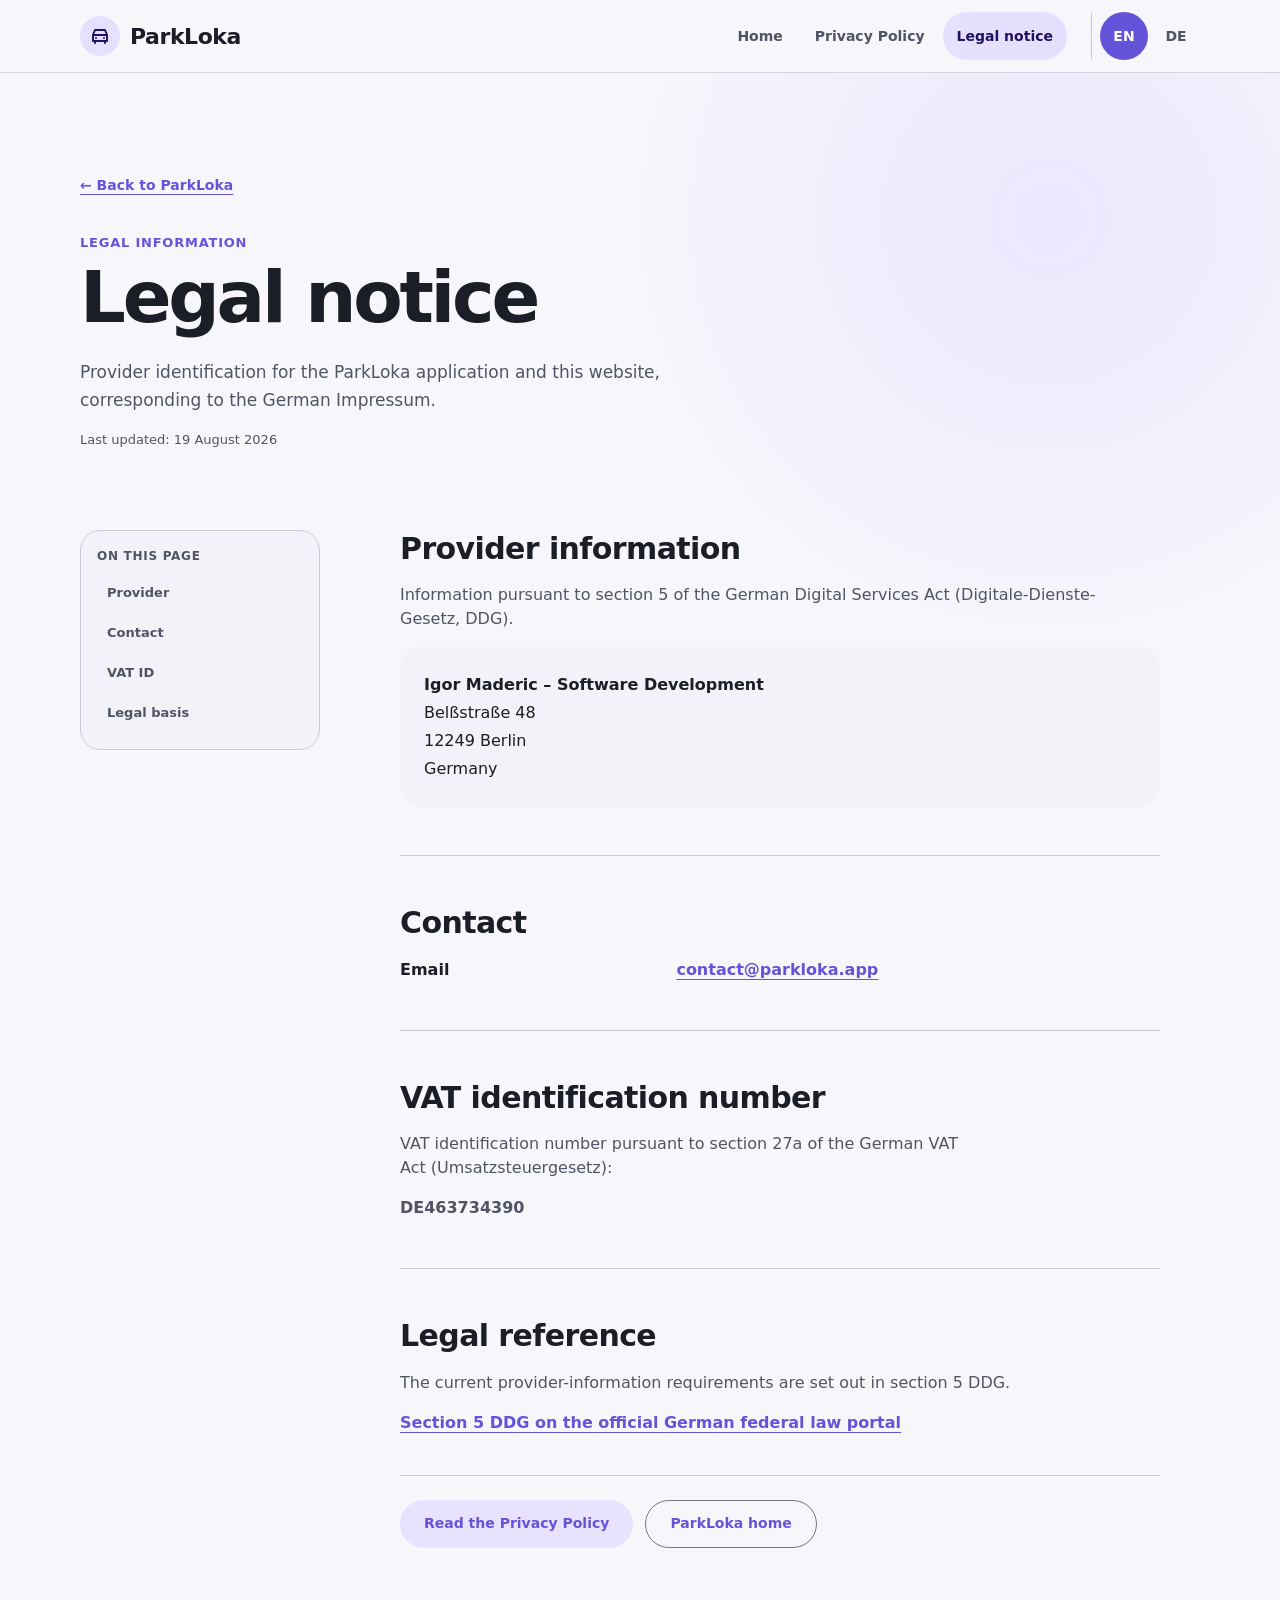
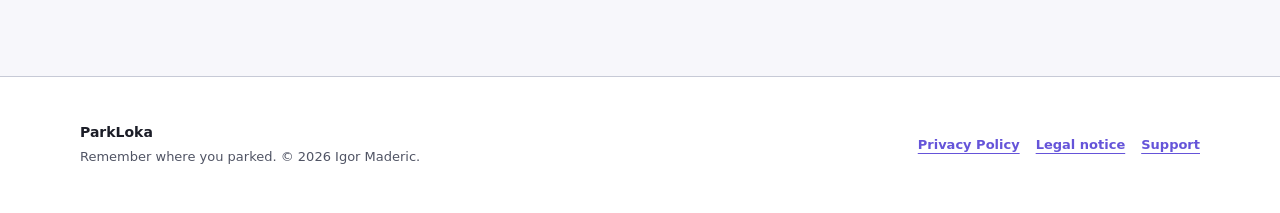
<file: legal/index.html>
<!doctype html>
<html lang="en">
<head>
    <meta charset="utf-8">
    <meta name="viewport" content="width=device-width, initial-scale=1">
    <title>Legal notice — ParkLoka</title>
    <meta name="description" content="Legal provider information for ParkLoka and parkloka.app.">
    <meta name="application-name" content="ParkLoka">
    <meta name="theme-color" content="#6554d9">
    <link rel="canonical" href="https://parkloka.app/legal/">
    <link rel="alternate" hreflang="en" href="https://parkloka.app/legal/">
    <link rel="alternate" hreflang="de" href="https://parkloka.app/de/impressum/">
    <link rel="alternate" hreflang="x-default" href="https://parkloka.app/legal/">
    <link rel="icon" href="../assets/images/app-icon.svg" type="image/svg+xml">
    <link rel="apple-touch-icon" href="../assets/images/app-icon-192.png">
    <link rel="manifest" href="../manifest.webmanifest">
    <meta property="og:type" content="website">
    <meta property="og:site_name" content="ParkLoka">
    <meta property="og:title" content="Legal notice — ParkLoka">
    <meta property="og:description" content="Legal provider information for ParkLoka and parkloka.app.">
    <meta property="og:url" content="https://parkloka.app/legal/">
    <meta property="og:image" content="https://parkloka.app/assets/images/social-preview.png">
    <meta property="og:image:width" content="1200">
    <meta property="og:image:height" content="630">
    <meta property="og:image:alt" content="ParkLoka — Remember where you parked">
    <meta property="og:locale" content="en_US">
    <meta property="og:locale:alternate" content="de_DE">
    <meta name="twitter:card" content="summary_large_image">
    <link rel="stylesheet" href="../assets/css/site.css">
</head>
<body>
    <a class="skip-link" href="#main-content">Skip to content</a>
    <header class="site-header">
        <nav class="site-nav" aria-label="Main navigation">
            <a class="brand" href="../index.html" aria-label="ParkLoka home"><span class="brand-mark" aria-hidden="true"><svg class="icon"><use href="../assets/images/icons.svg#car"></use></svg></span>ParkLoka</a>
            <div class="nav-links"><a href="../index.html">Home</a><a href="../privacy/index.html">Privacy Policy</a><a href="index.html" aria-current="page">Legal notice</a></div>
            <div class="language-nav" aria-label="Language"><a href="index.html" lang="en" hreflang="en" aria-current="page">EN</a><a href="../de/impressum/index.html" lang="de" hreflang="de">DE</a></div>
        </nav>
    </header>

    <main id="main-content" class="legal-main">
        <div class="section-shell">
            <div class="legal-hero">
                <a class="legal-back" href="../index.html">← Back to ParkLoka</a>
                <p class="section-kicker">Legal information</p>
                <h1>Legal notice</h1>
                <p class="legal-lead">Provider identification for the ParkLoka application and this website, corresponding to the German Impressum.</p>
                <p class="legal-meta">Last updated: 19 August 2026</p>
            </div>

            <div class="legal-layout">
                <aside class="legal-toc"><p>On this page</p><nav aria-label="Legal notice sections"><a href="#provider">Provider</a><a href="#contact">Contact</a><a href="#vat">VAT ID</a><a href="#basis">Legal basis</a></nav></aside>
                <article class="legal-document">
                    <section id="provider">
                        <h2>Provider information</h2>
                        <p>Information pursuant to section 5 of the German Digital Services Act (Digitale-Dienste-Gesetz, DDG).</p>
                        <address>
                            <strong>Igor Maderic – Software Development</strong><br>
                            Belßstraße 48<br>
                            12249 Berlin<br>
                            Germany
                        </address>
                    </section>

                    <section id="contact">
                        <h2>Contact</h2>
                        <dl class="legal-facts"><dt>Email</dt><dd><a href="mailto:contact@parkloka.app">contact@parkloka.app</a></dd></dl>
                    </section>

                    <section id="vat">
                        <h2>VAT identification number</h2>
                        <p>VAT identification number pursuant to section 27a of the German VAT Act (Umsatzsteuergesetz):</p>
                        <p><strong>DE463734390</strong></p>
                    </section>

                    <section id="basis">
                        <h2>Legal reference</h2>
                        <p>The current provider-information requirements are set out in section 5 DDG.</p>
                        <p><a href="https://www.gesetze-im-internet.de/ddg/__5.html">Section 5 DDG on the official German federal law portal</a></p>
                    </section>

                    <nav class="legal-related" aria-label="Related pages"><a class="button button--secondary" href="../privacy/index.html">Read the Privacy Policy</a><a class="button button--outlined" href="../index.html">ParkLoka home</a></nav>
                </article>
            </div>
        </div>
    </main>

    <footer class="site-footer"><div class="footer-content">
        <div><p class="footer-brand">ParkLoka</p><p class="footer-note">Remember where you parked. © 2026 Igor Maderic.</p></div>
        <div class="footer-links" aria-label="Legal and support"><a href="../privacy/index.html">Privacy Policy</a><a href="index.html" aria-current="page">Legal notice</a><a href="mailto:contact@parkloka.app">Support</a></div>
    </div></footer>
</body>
</html>
</file>
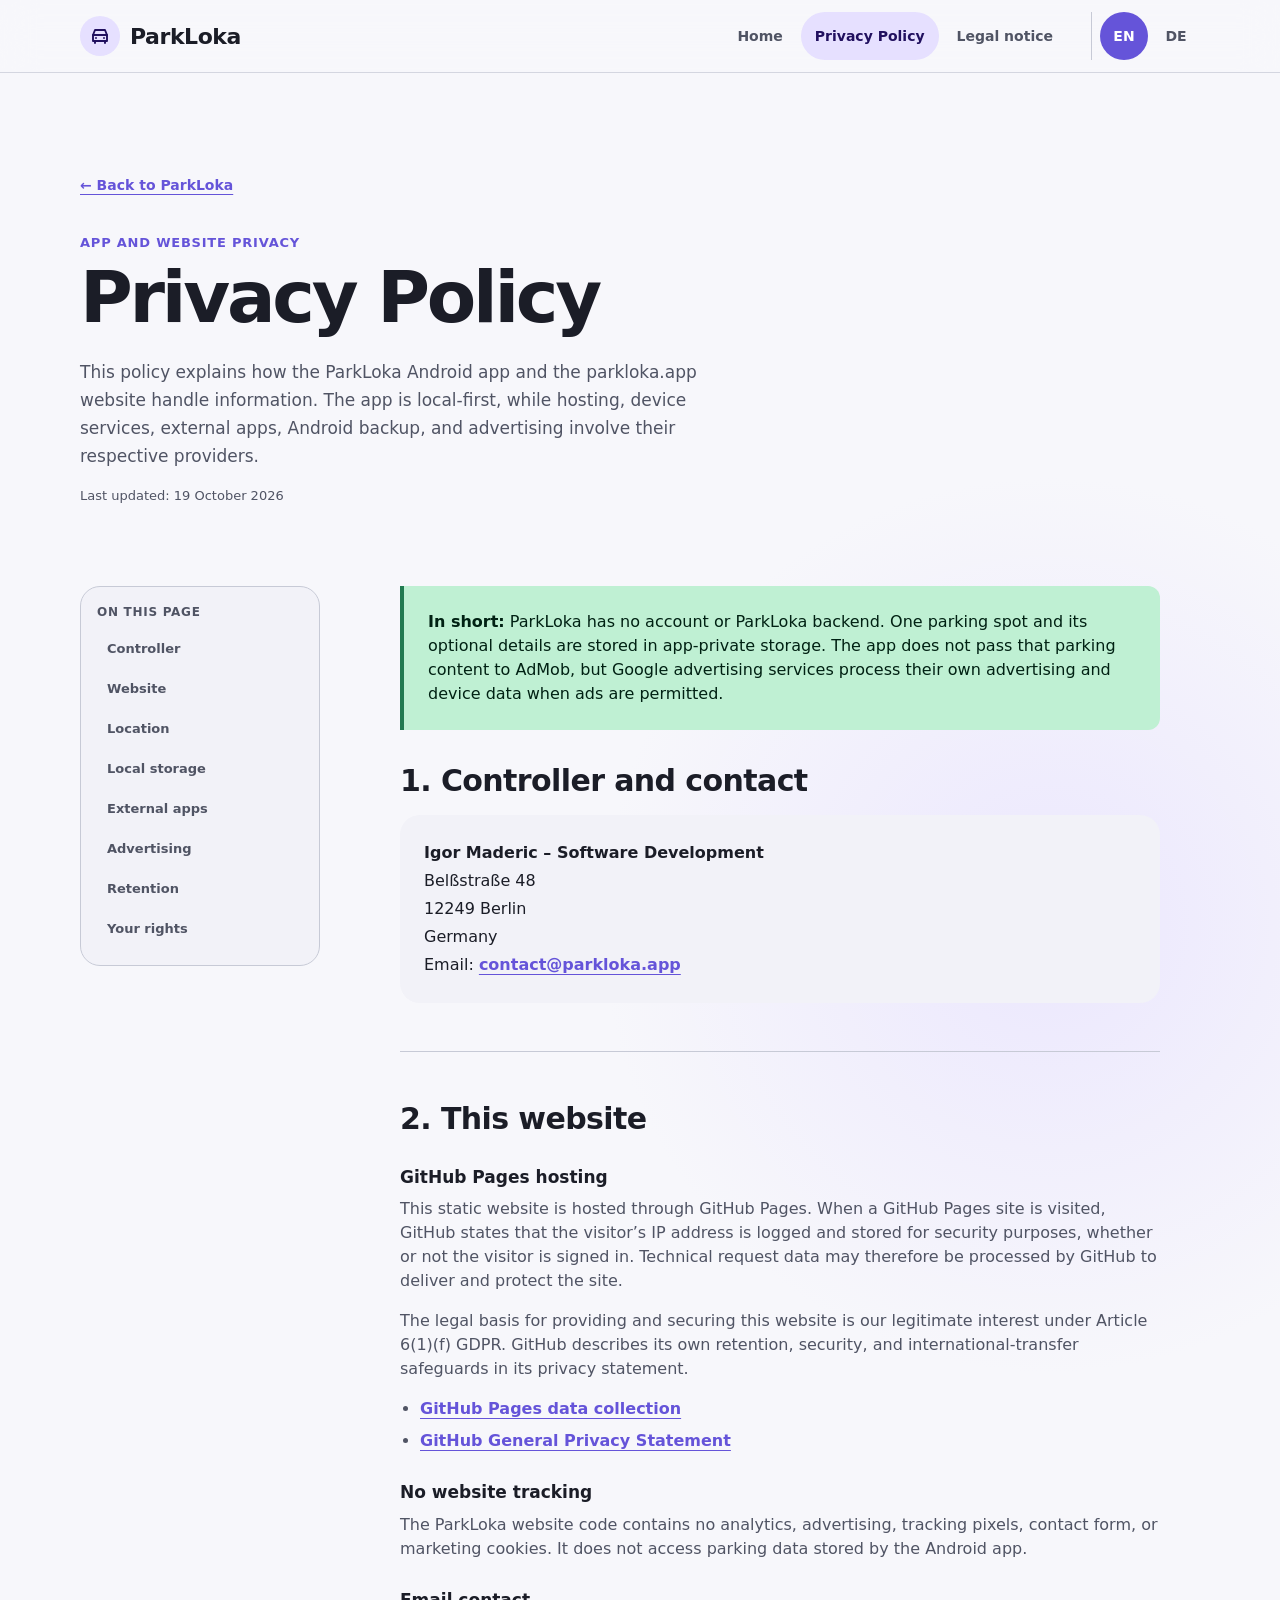
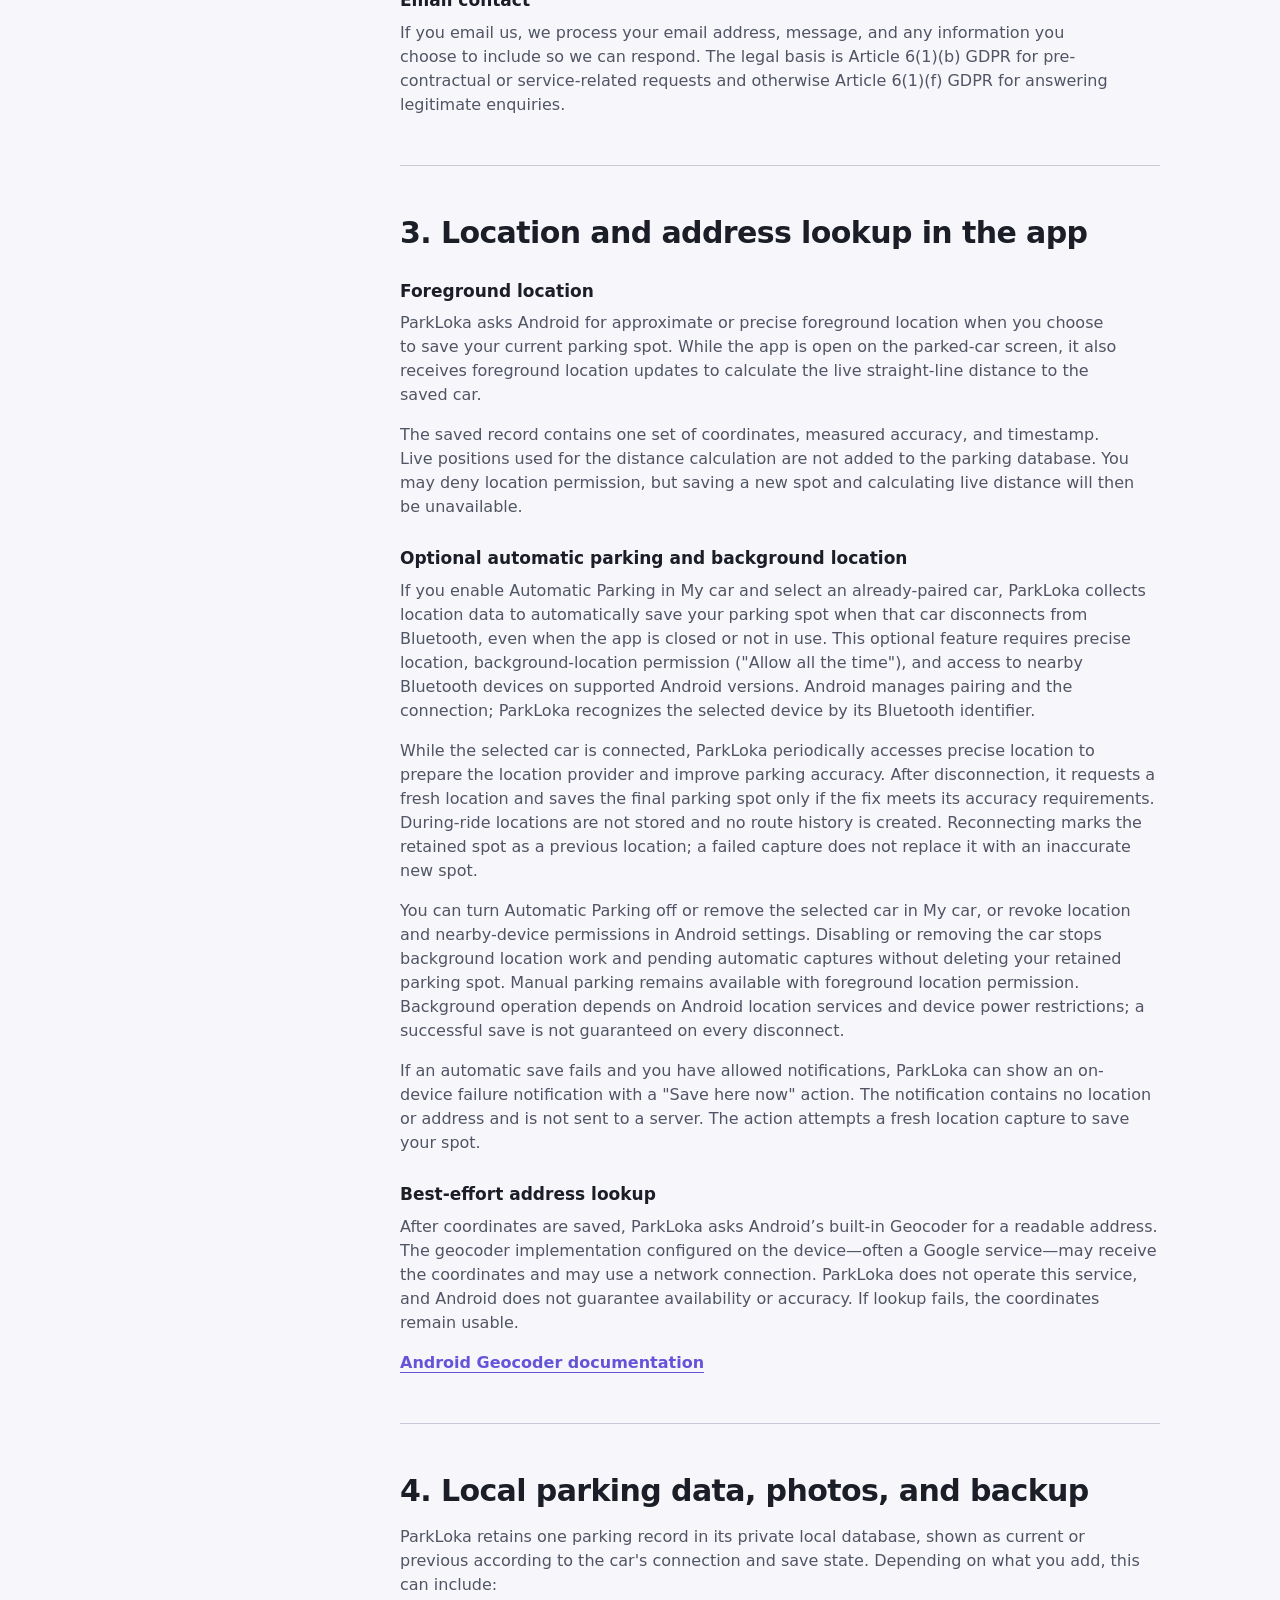
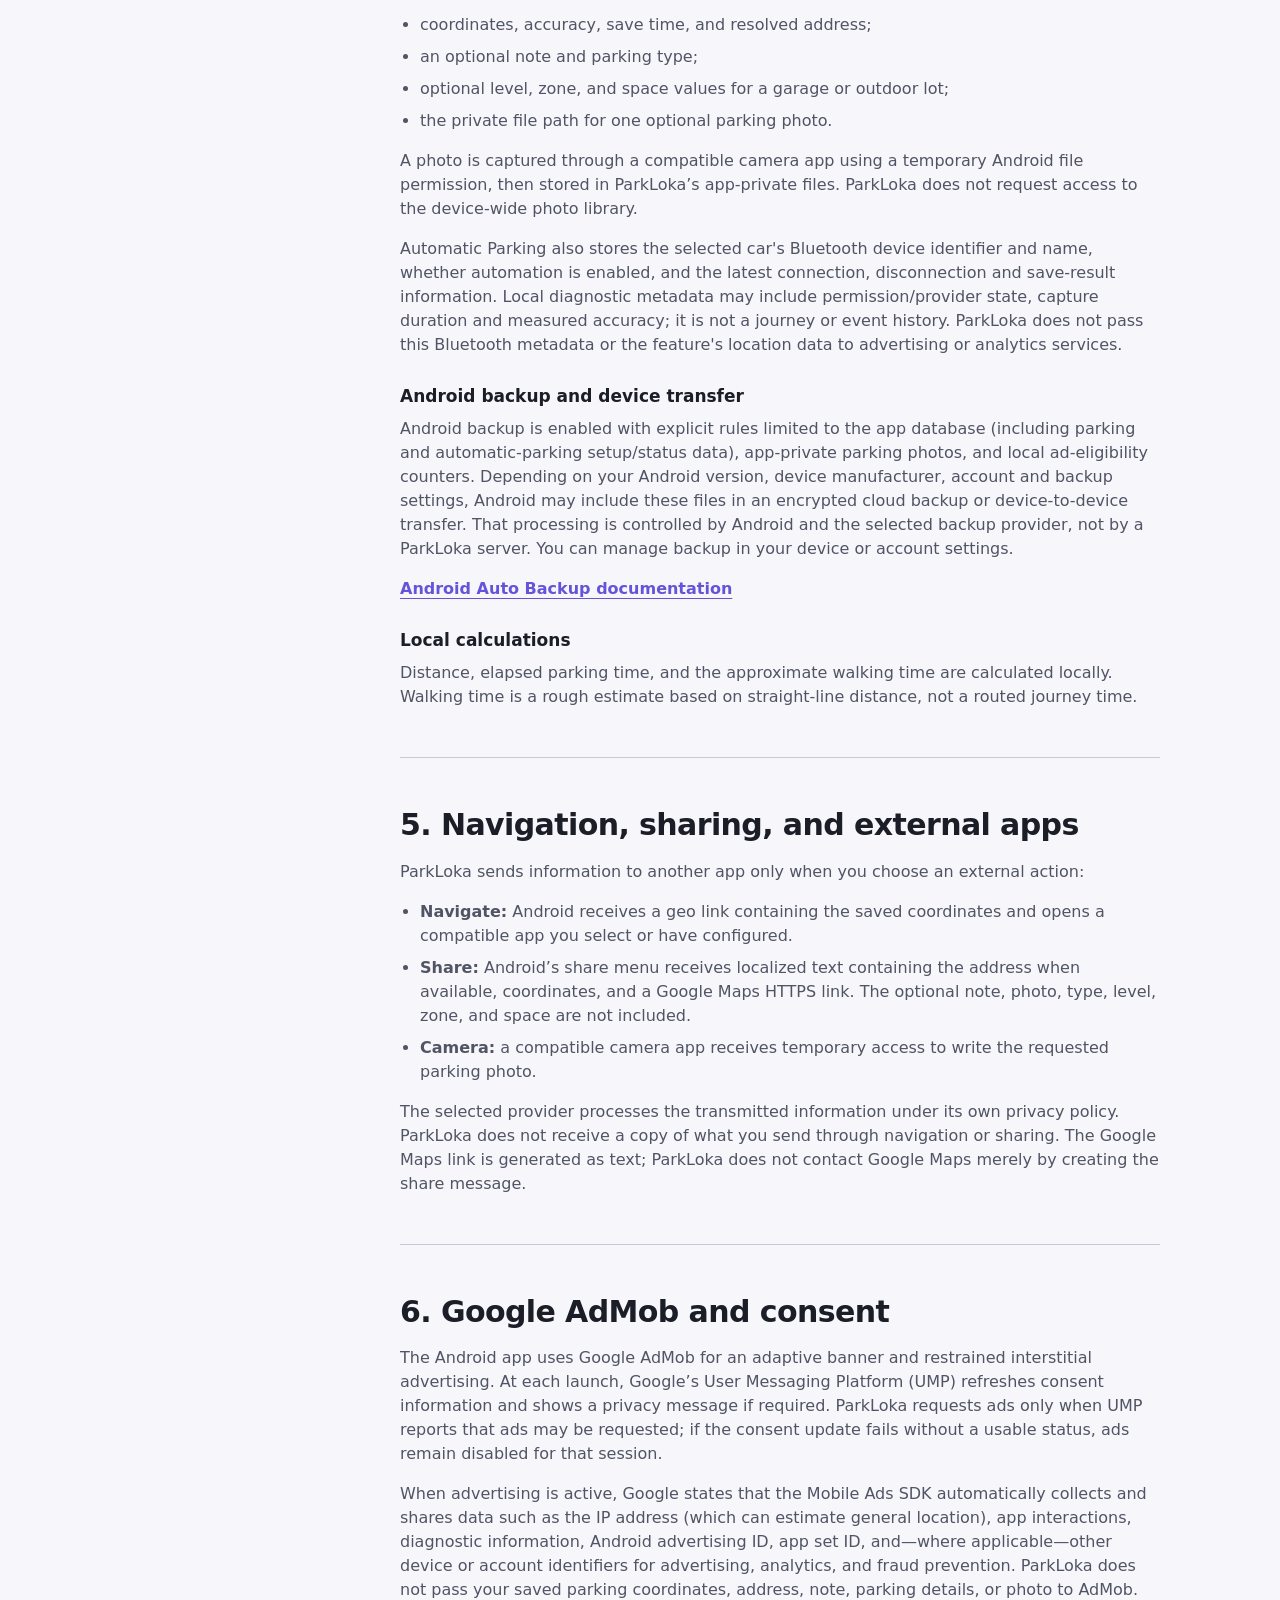
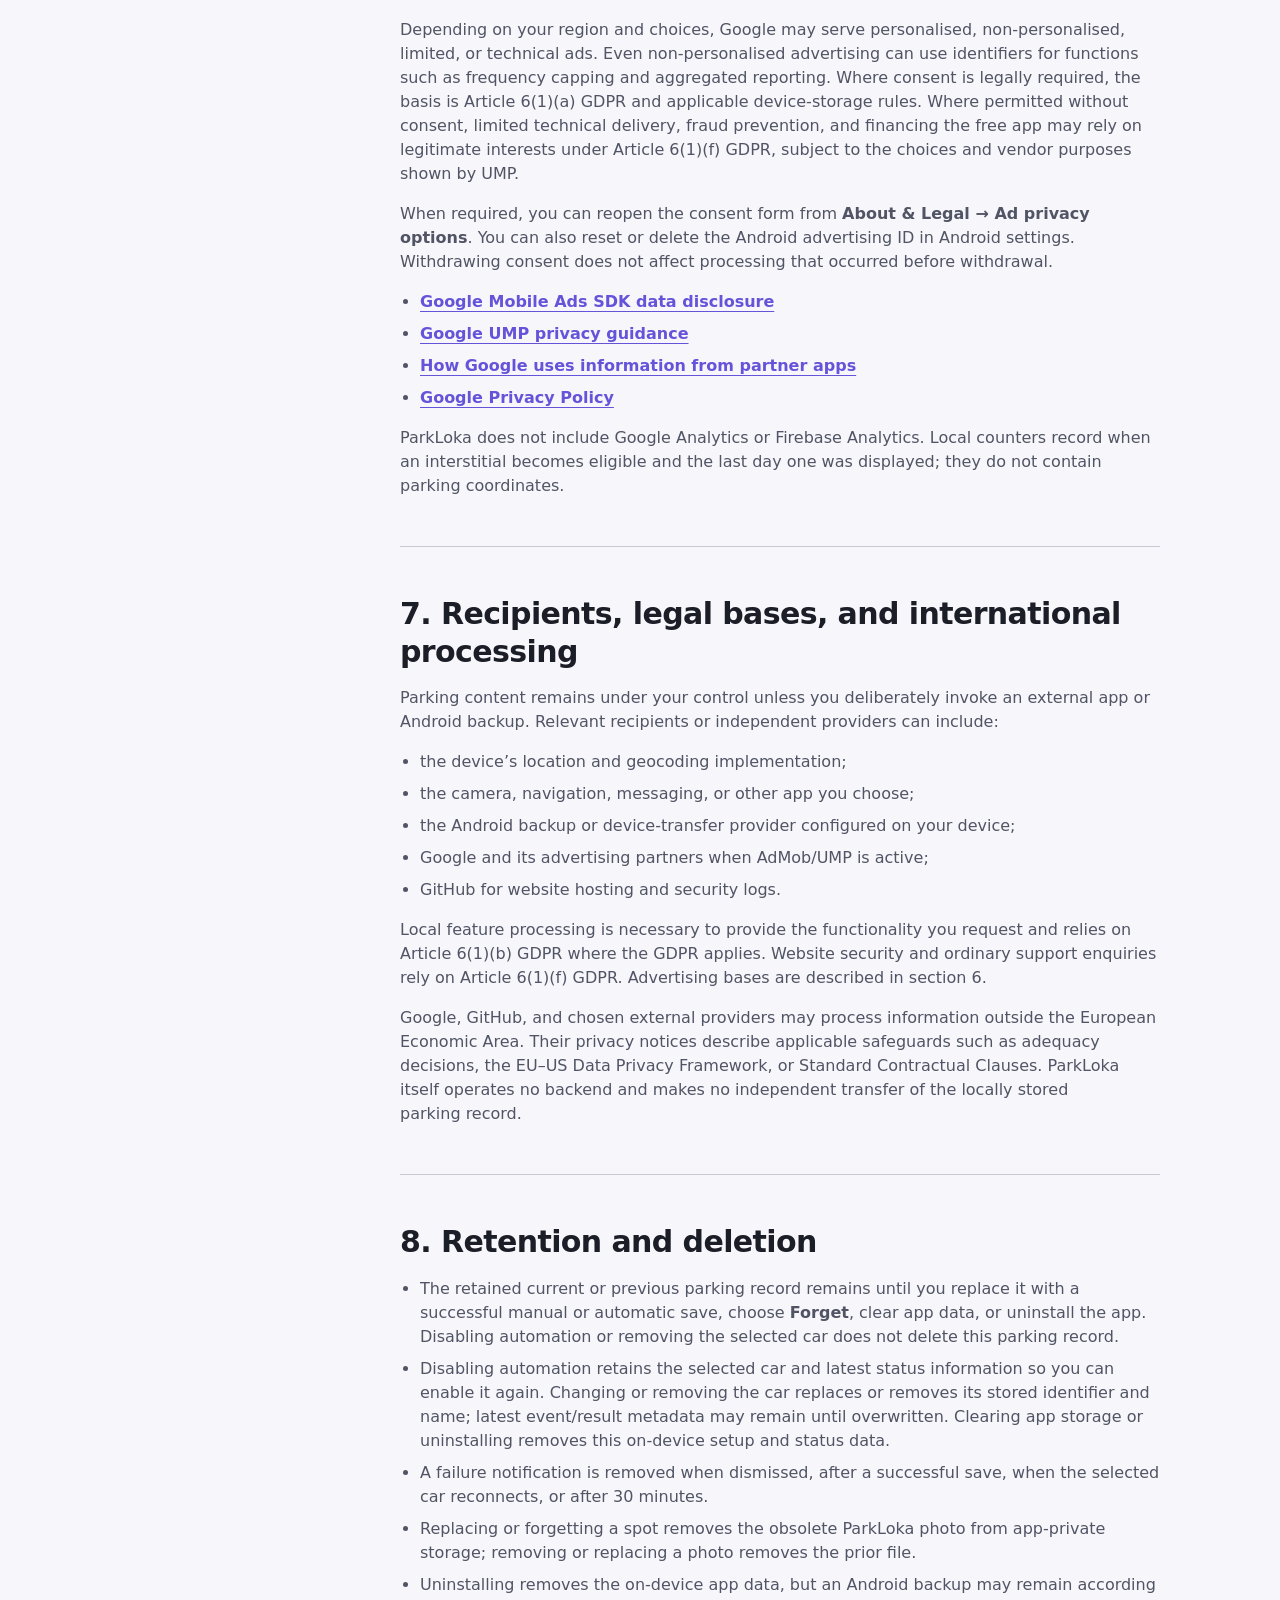
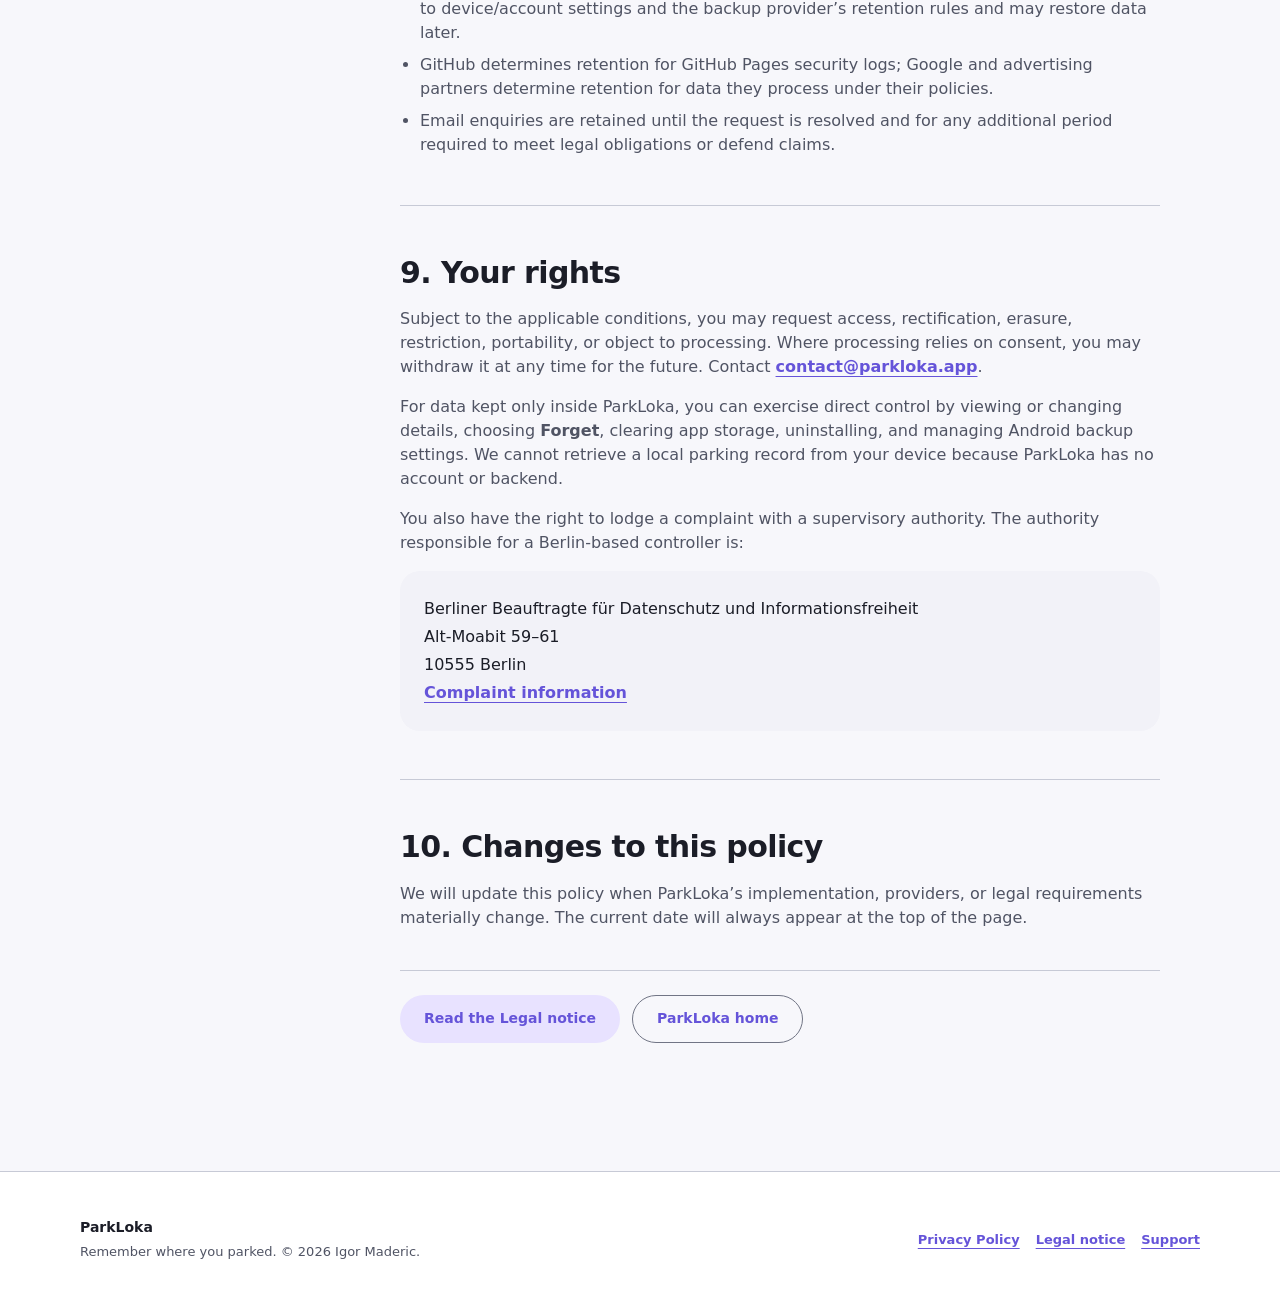
<file: privacy/index.html>
<!doctype html>
<html lang="en">
<head>
    <meta charset="utf-8">
    <meta name="viewport" content="width=device-width, initial-scale=1">
    <title>Privacy Policy — ParkLoka</title>
    <meta name="description" content="Privacy information for the ParkLoka Android application and parkloka.app website.">
    <meta name="application-name" content="ParkLoka">
    <meta name="theme-color" content="#6554d9">
    <link rel="canonical" href="https://parkloka.app/privacy/">
    <link rel="alternate" hreflang="en" href="https://parkloka.app/privacy/">
    <link rel="alternate" hreflang="de" href="https://parkloka.app/de/datenschutz/">
    <link rel="alternate" hreflang="x-default" href="https://parkloka.app/privacy/">
    <link rel="icon" href="../assets/images/app-icon.svg" type="image/svg+xml">
    <link rel="apple-touch-icon" href="../assets/images/app-icon-192.png">
    <link rel="manifest" href="../manifest.webmanifest">
    <meta property="og:type" content="website">
    <meta property="og:site_name" content="ParkLoka">
    <meta property="og:title" content="Privacy Policy — ParkLoka">
    <meta property="og:description" content="How the ParkLoka app and website handle information.">
    <meta property="og:url" content="https://parkloka.app/privacy/">
    <meta property="og:image" content="https://parkloka.app/assets/images/social-preview.png">
    <meta property="og:image:width" content="1200">
    <meta property="og:image:height" content="630">
    <meta property="og:image:alt" content="ParkLoka — Remember where you parked">
    <meta property="og:locale" content="en_US">
    <meta property="og:locale:alternate" content="de_DE">
    <meta name="twitter:card" content="summary_large_image">
    <link rel="stylesheet" href="../assets/css/site.css">
</head>
<body>
    <a class="skip-link" href="#main-content">Skip to content</a>
    <header class="site-header">
        <nav class="site-nav" aria-label="Main navigation">
            <a class="brand" href="../index.html" aria-label="ParkLoka home"><span class="brand-mark" aria-hidden="true"><svg class="icon"><use href="../assets/images/icons.svg#car"></use></svg></span>ParkLoka</a>
            <div class="nav-links"><a href="../index.html">Home</a><a href="index.html" aria-current="page">Privacy Policy</a><a href="../legal/index.html">Legal notice</a></div>
            <div class="language-nav" aria-label="Language"><a href="index.html" lang="en" hreflang="en" aria-current="page">EN</a><a href="../de/datenschutz/index.html" lang="de" hreflang="de">DE</a></div>
        </nav>
    </header>

    <main id="main-content" class="legal-main">
        <div class="section-shell">
            <div class="legal-hero">
                <a class="legal-back" href="../index.html">← Back to ParkLoka</a>
                <p class="section-kicker">App and website privacy</p>
                <h1>Privacy Policy</h1>
                <p class="legal-lead">This policy explains how the ParkLoka Android app and the parkloka.app website handle information. The app is local-first, while hosting, device services, external apps, Android backup, and advertising involve their respective providers.</p>
                <p class="legal-meta">Last updated: 19 October 2026</p>
            </div>

            <div class="legal-layout">
                <aside class="legal-toc"><p>On this page</p><nav aria-label="Privacy Policy sections"><a href="#controller">Controller</a><a href="#website">Website</a><a href="#location">Location</a><a href="#storage">Local storage</a><a href="#external">External apps</a><a href="#advertising">Advertising</a><a href="#retention">Retention</a><a href="#rights">Your rights</a></nav></aside>
                <article class="legal-document">
                    <div class="legal-summary"><p><strong>In short:</strong> ParkLoka has no account or ParkLoka backend. One parking spot and its optional details are stored in app-private storage. The app does not pass that parking content to AdMob, but Google advertising services process their own advertising and device data when ads are permitted.</p></div>

                    <section id="controller">
                        <h2>1. Controller and contact</h2>
                        <address>
                            <strong>Igor Maderic – Software Development</strong><br>
                            Belßstraße 48<br>
                            12249 Berlin<br>
                            Germany<br>
                            Email: <a href="mailto:contact@parkloka.app">contact@parkloka.app</a>
                        </address>
                    </section>

                    <section id="website">
                        <h2>2. This website</h2>
                        <h3>GitHub Pages hosting</h3>
                        <p>This static website is hosted through GitHub Pages. When a GitHub Pages site is visited, GitHub states that the visitor’s IP address is logged and stored for security purposes, whether or not the visitor is signed in. Technical request data may therefore be processed by GitHub to deliver and protect the site.</p>
                        <p>The legal basis for providing and securing this website is our legitimate interest under Article 6(1)(f) GDPR. GitHub describes its own retention, security, and international-transfer safeguards in its privacy statement.</p>
                        <ul>
                            <li><a href="https://docs.github.com/en/pages/getting-started-with-github-pages/what-is-github-pages#data-collection">GitHub Pages data collection</a></li>
                            <li><a href="https://docs.github.com/en/site-policy/privacy-policies/github-general-privacy-statement">GitHub General Privacy Statement</a></li>
                        </ul>
                        <h3>No website tracking</h3>
                        <p>The ParkLoka website code contains no analytics, advertising, tracking pixels, contact form, or marketing cookies. It does not access parking data stored by the Android app.</p>
                        <h3>Email contact</h3>
                        <p>If you email us, we process your email address, message, and any information you choose to include so we can respond. The legal basis is Article 6(1)(b) GDPR for pre-contractual or service-related requests and otherwise Article 6(1)(f) GDPR for answering legitimate enquiries.</p>
                    </section>

                    <section id="location">
                        <h2>3. Location and address lookup in the app</h2>
                        <h3>Foreground location</h3>
                        <p>ParkLoka asks Android for approximate or precise foreground location when you choose to save your current parking spot. While the app is open on the parked-car screen, it also receives foreground location updates to calculate the live straight-line distance to the saved car.</p>
                        <p>The saved record contains one set of coordinates, measured accuracy, and timestamp. Live positions used for the distance calculation are not added to the parking database. You may deny location permission, but saving a new spot and calculating live distance will then be unavailable.</p>
                        <h3>Optional automatic parking and background location</h3>
                        <p>If you enable Automatic Parking in My car and select an already-paired car, ParkLoka collects location data to automatically save your parking spot when that car disconnects from Bluetooth, even when the app is closed or not in use. This optional feature requires precise location, background-location permission ("Allow all the time"), and access to nearby Bluetooth devices on supported Android versions. Android manages pairing and the connection; ParkLoka recognizes the selected device by its Bluetooth identifier.</p>
                        <p>While the selected car is connected, ParkLoka periodically accesses precise location to prepare the location provider and improve parking accuracy. After disconnection, it requests a fresh location and saves the final parking spot only if the fix meets its accuracy requirements. During-ride locations are not stored and no route history is created. Reconnecting marks the retained spot as a previous location; a failed capture does not replace it with an inaccurate new spot.</p>
                        <p>You can turn Automatic Parking off or remove the selected car in My car, or revoke location and nearby-device permissions in Android settings. Disabling or removing the car stops background location work and pending automatic captures without deleting your retained parking spot. Manual parking remains available with foreground location permission. Background operation depends on Android location services and device power restrictions; a successful save is not guaranteed on every disconnect.</p>
                        <p>If an automatic save fails and you have allowed notifications, ParkLoka can show an on-device failure notification with a "Save here now" action. The notification contains no location or address and is not sent to a server. The action attempts a fresh location capture to save your spot.</p>
                        <h3>Best-effort address lookup</h3>
                        <p>After coordinates are saved, ParkLoka asks Android’s built-in Geocoder for a readable address. The geocoder implementation configured on the device—often a Google service—may receive the coordinates and may use a network connection. ParkLoka does not operate this service, and Android does not guarantee availability or accuracy. If lookup fails, the coordinates remain usable.</p>
                        <p><a href="https://developer.android.com/reference/android/location/Geocoder">Android Geocoder documentation</a></p>
                    </section>

                    <section id="storage">
                        <h2>4. Local parking data, photos, and backup</h2>
                        <p>ParkLoka retains one parking record in its private local database, shown as current or previous according to the car's connection and save state. Depending on what you add, this can include:</p>
                        <ul>
                            <li>coordinates, accuracy, save time, and resolved address;</li>
                            <li>an optional note and parking type;</li>
                            <li>optional level, zone, and space values for a garage or outdoor lot;</li>
                            <li>the private file path for one optional parking photo.</li>
                        </ul>
                        <p>A photo is captured through a compatible camera app using a temporary Android file permission, then stored in ParkLoka’s app-private files. ParkLoka does not request access to the device-wide photo library.</p>
                        <p>Automatic Parking also stores the selected car's Bluetooth device identifier and name, whether automation is enabled, and the latest connection, disconnection and save-result information. Local diagnostic metadata may include permission/provider state, capture duration and measured accuracy; it is not a journey or event history. ParkLoka does not pass this Bluetooth metadata or the feature's location data to advertising or analytics services.</p>
                        <h3>Android backup and device transfer</h3>
                        <p>Android backup is enabled with explicit rules limited to the app database (including parking and automatic-parking setup/status data), app-private parking photos, and local ad-eligibility counters. Depending on your Android version, device manufacturer, account and backup settings, Android may include these files in an encrypted cloud backup or device-to-device transfer. That processing is controlled by Android and the selected backup provider, not by a ParkLoka server. You can manage backup in your device or account settings.</p>
                        <p><a href="https://developer.android.com/identity/data/autobackup">Android Auto Backup documentation</a></p>
                        <h3>Local calculations</h3>
                        <p>Distance, elapsed parking time, and the approximate walking time are calculated locally. Walking time is a rough estimate based on straight-line distance, not a routed journey time.</p>
                    </section>

                    <section id="external">
                        <h2>5. Navigation, sharing, and external apps</h2>
                        <p>ParkLoka sends information to another app only when you choose an external action:</p>
                        <ul>
                            <li><strong>Navigate:</strong> Android receives a geo link containing the saved coordinates and opens a compatible app you select or have configured.</li>
                            <li><strong>Share:</strong> Android’s share menu receives localized text containing the address when available, coordinates, and a Google Maps HTTPS link. The optional note, photo, type, level, zone, and space are not included.</li>
                            <li><strong>Camera:</strong> a compatible camera app receives temporary access to write the requested parking photo.</li>
                        </ul>
                        <p>The selected provider processes the transmitted information under its own privacy policy. ParkLoka does not receive a copy of what you send through navigation or sharing. The Google Maps link is generated as text; ParkLoka does not contact Google Maps merely by creating the share message.</p>
                    </section>

                    <section id="advertising">
                        <h2>6. Google AdMob and consent</h2>
                        <p>The Android app uses Google AdMob for an adaptive banner and restrained interstitial advertising. At each launch, Google’s User Messaging Platform (UMP) refreshes consent information and shows a privacy message if required. ParkLoka requests ads only when UMP reports that ads may be requested; if the consent update fails without a usable status, ads remain disabled for that session.</p>
                        <p>When advertising is active, Google states that the Mobile Ads SDK automatically collects and shares data such as the IP address (which can estimate general location), app interactions, diagnostic information, Android advertising ID, app set ID, and—where applicable—other device or account identifiers for advertising, analytics, and fraud prevention. ParkLoka does not pass your saved parking coordinates, address, note, parking details, or photo to AdMob.</p>
                        <p>Depending on your region and choices, Google may serve personalised, non-personalised, limited, or technical ads. Even non-personalised advertising can use identifiers for functions such as frequency capping and aggregated reporting. Where consent is legally required, the basis is Article 6(1)(a) GDPR and applicable device-storage rules. Where permitted without consent, limited technical delivery, fraud prevention, and financing the free app may rely on legitimate interests under Article 6(1)(f) GDPR, subject to the choices and vendor purposes shown by UMP.</p>
                        <p>When required, you can reopen the consent form from <strong>About &amp; Legal → Ad privacy options</strong>. You can also reset or delete the Android advertising ID in Android settings. Withdrawing consent does not affect processing that occurred before withdrawal.</p>
                        <ul>
                            <li><a href="https://developers.google.com/admob/android/privacy/play-data-disclosure">Google Mobile Ads SDK data disclosure</a></li>
                            <li><a href="https://developers.google.com/admob/android/privacy">Google UMP privacy guidance</a></li>
                            <li><a href="https://policies.google.com/technologies/partner-sites?hl=en">How Google uses information from partner apps</a></li>
                            <li><a href="https://policies.google.com/privacy?hl=en">Google Privacy Policy</a></li>
                        </ul>
                        <p>ParkLoka does not include Google Analytics or Firebase Analytics. Local counters record when an interstitial becomes eligible and the last day one was displayed; they do not contain parking coordinates.</p>
                    </section>

                    <section id="basis">
                        <h2>7. Recipients, legal bases, and international processing</h2>
                        <p>Parking content remains under your control unless you deliberately invoke an external app or Android backup. Relevant recipients or independent providers can include:</p>
                        <ul>
                            <li>the device’s location and geocoding implementation;</li>
                            <li>the camera, navigation, messaging, or other app you choose;</li>
                            <li>the Android backup or device-transfer provider configured on your device;</li>
                            <li>Google and its advertising partners when AdMob/UMP is active;</li>
                            <li>GitHub for website hosting and security logs.</li>
                        </ul>
                        <p>Local feature processing is necessary to provide the functionality you request and relies on Article 6(1)(b) GDPR where the GDPR applies. Website security and ordinary support enquiries rely on Article 6(1)(f) GDPR. Advertising bases are described in section 6.</p>
                        <p>Google, GitHub, and chosen external providers may process information outside the European Economic Area. Their privacy notices describe applicable safeguards such as adequacy decisions, the EU–US Data Privacy Framework, or Standard Contractual Clauses. ParkLoka itself operates no backend and makes no independent transfer of the locally stored parking record.</p>
                    </section>

                    <section id="retention">
                        <h2>8. Retention and deletion</h2>
                        <ul>
                            <li>The retained current or previous parking record remains until you replace it with a successful manual or automatic save, choose <strong>Forget</strong>, clear app data, or uninstall the app. Disabling automation or removing the selected car does not delete this parking record.</li>
                            <li>Disabling automation retains the selected car and latest status information so you can enable it again. Changing or removing the car replaces or removes its stored identifier and name; latest event/result metadata may remain until overwritten. Clearing app storage or uninstalling removes this on-device setup and status data.</li>
                            <li>A failure notification is removed when dismissed, after a successful save, when the selected car reconnects, or after 30 minutes.</li>
                            <li>Replacing or forgetting a spot removes the obsolete ParkLoka photo from app-private storage; removing or replacing a photo removes the prior file.</li>
                            <li>Uninstalling removes the on-device app data, but an Android backup may remain according to device/account settings and the backup provider’s retention rules and may restore data later.</li>
                            <li>GitHub determines retention for GitHub Pages security logs; Google and advertising partners determine retention for data they process under their policies.</li>
                            <li>Email enquiries are retained until the request is resolved and for any additional period required to meet legal obligations or defend claims.</li>
                        </ul>
                    </section>

                    <section id="rights">
                        <h2>9. Your rights</h2>
                        <p>Subject to the applicable conditions, you may request access, rectification, erasure, restriction, portability, or object to processing. Where processing relies on consent, you may withdraw it at any time for the future. Contact <a href="mailto:contact@parkloka.app">contact@parkloka.app</a>.</p>
                        <p>For data kept only inside ParkLoka, you can exercise direct control by viewing or changing details, choosing <strong>Forget</strong>, clearing app storage, uninstalling, and managing Android backup settings. We cannot retrieve a local parking record from your device because ParkLoka has no account or backend.</p>
                        <p>You also have the right to lodge a complaint with a supervisory authority. The authority responsible for a Berlin-based controller is:</p>
                        <address>
                            Berliner Beauftragte für Datenschutz und Informationsfreiheit<br>
                            Alt-Moabit 59–61<br>
                            10555 Berlin<br>
                            <a href="https://www.datenschutz-berlin.de/buergerinnen-und-buerger/beschwerde/">Complaint information</a>
                        </address>
                    </section>

                    <section id="changes">
                        <h2>10. Changes to this policy</h2>
                        <p>We will update this policy when ParkLoka’s implementation, providers, or legal requirements materially change. The current date will always appear at the top of the page.</p>
                    </section>

                    <nav class="legal-related" aria-label="Related pages"><a class="button button--secondary" href="../legal/index.html">Read the Legal notice</a><a class="button button--outlined" href="../index.html">ParkLoka home</a></nav>
                </article>
            </div>
        </div>
    </main>

    <footer class="site-footer"><div class="footer-content">
        <div><p class="footer-brand">ParkLoka</p><p class="footer-note">Remember where you parked. © 2026 Igor Maderic.</p></div>
        <div class="footer-links" aria-label="Legal and support"><a href="index.html" aria-current="page">Privacy Policy</a><a href="../legal/index.html">Legal notice</a><a href="mailto:contact@parkloka.app">Support</a></div>
    </div></footer>
</body>
</html>
</file>
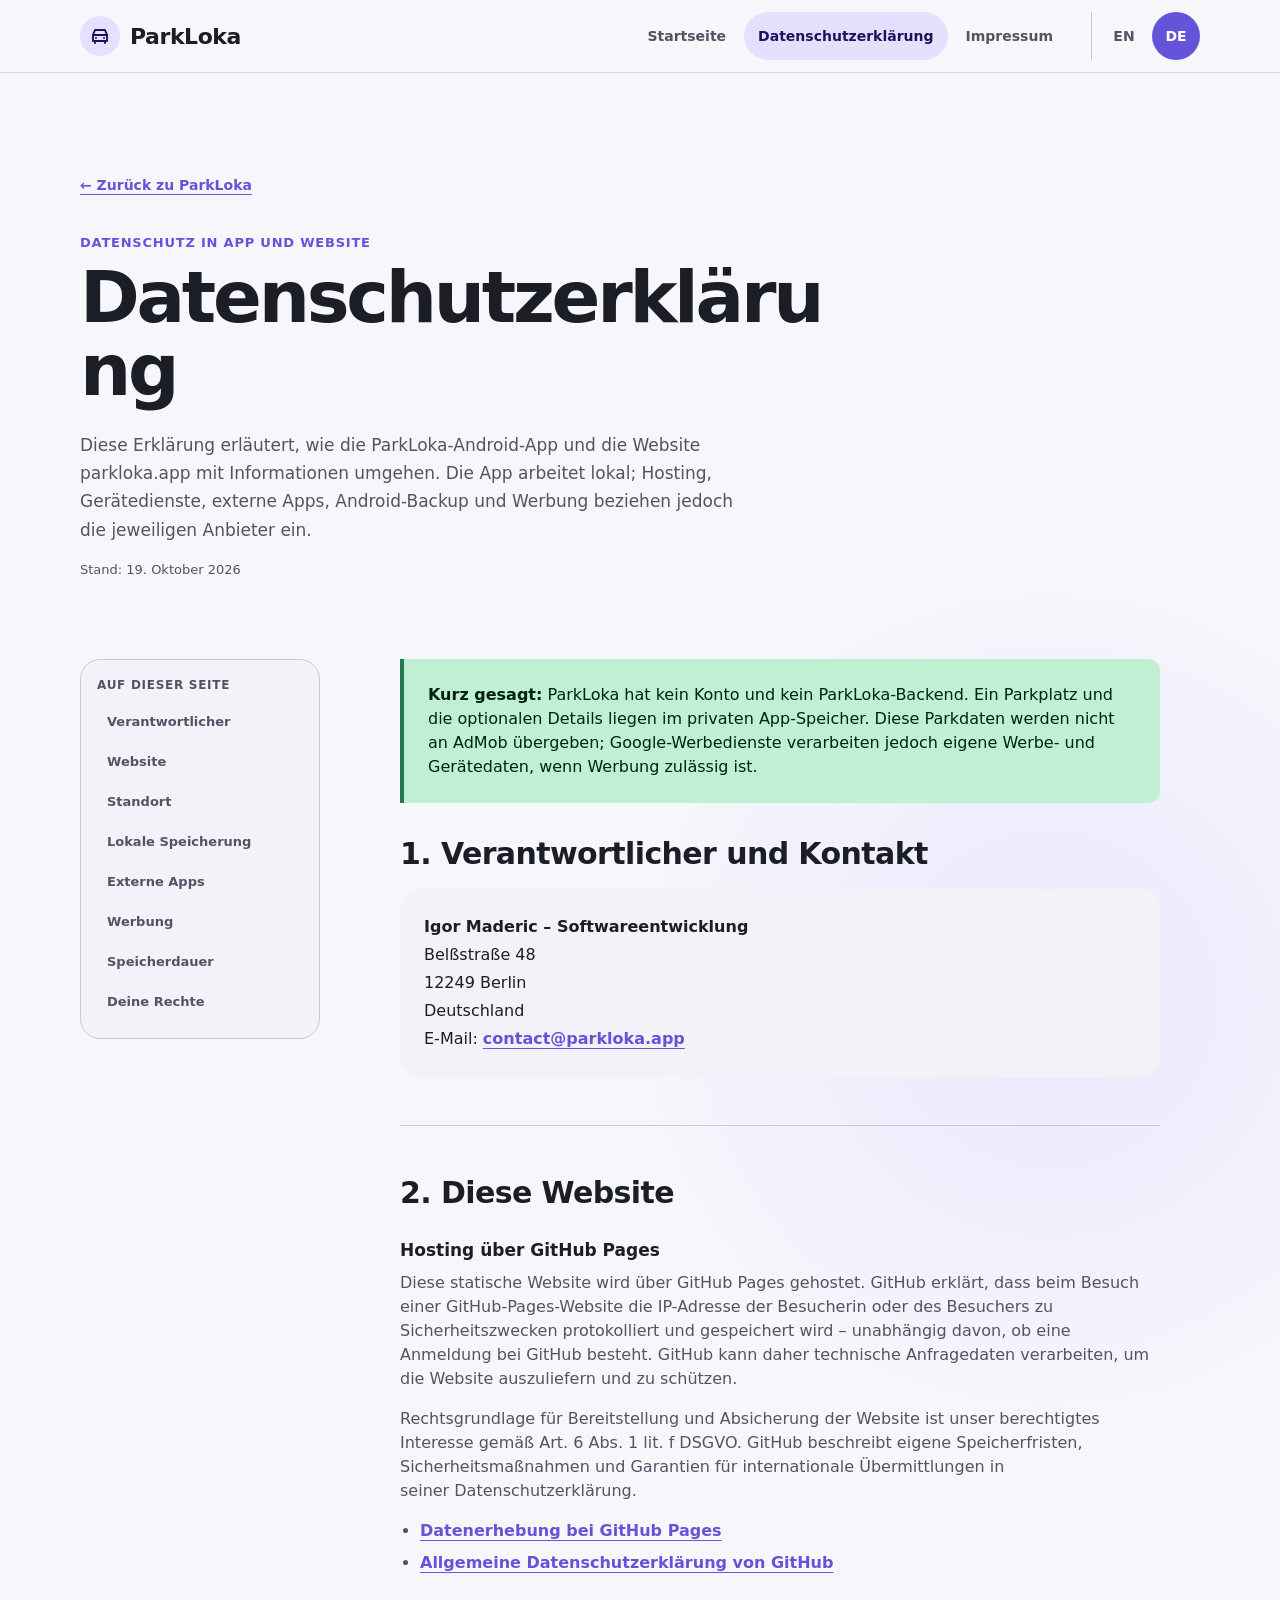
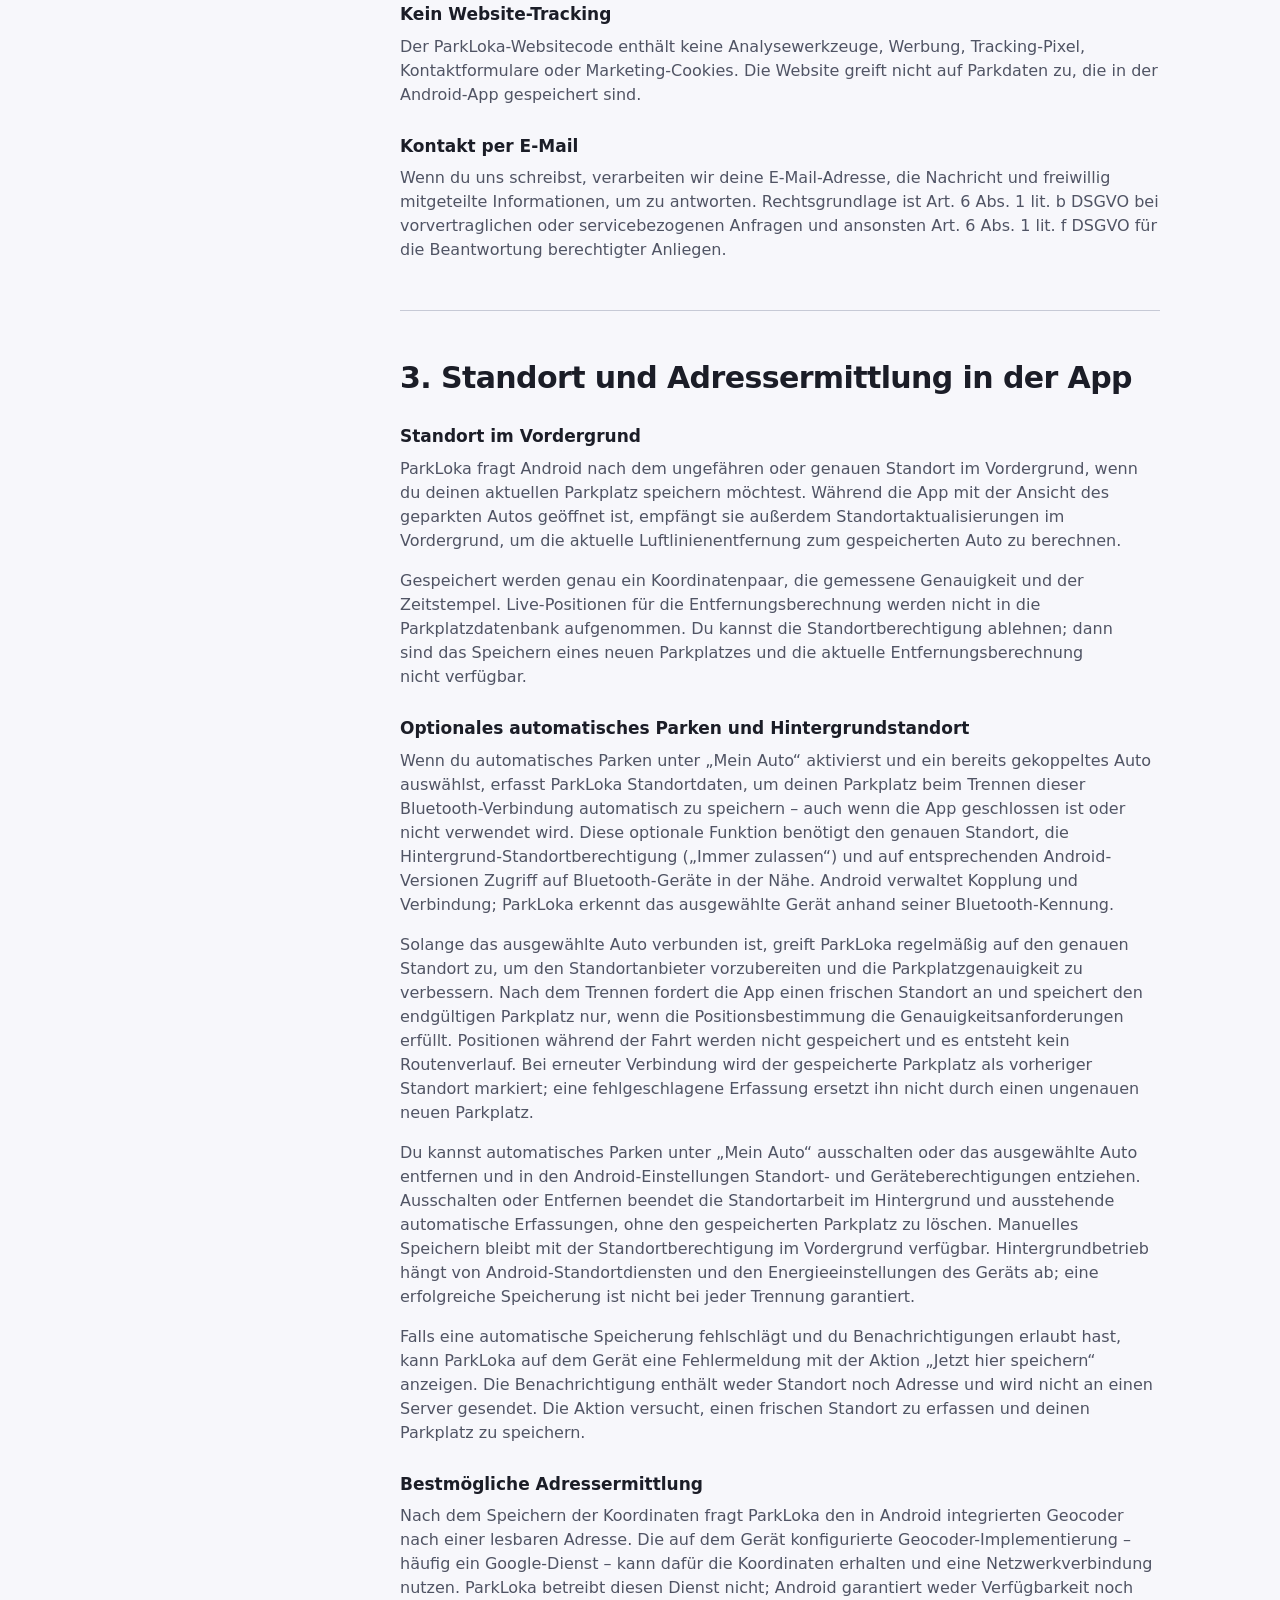
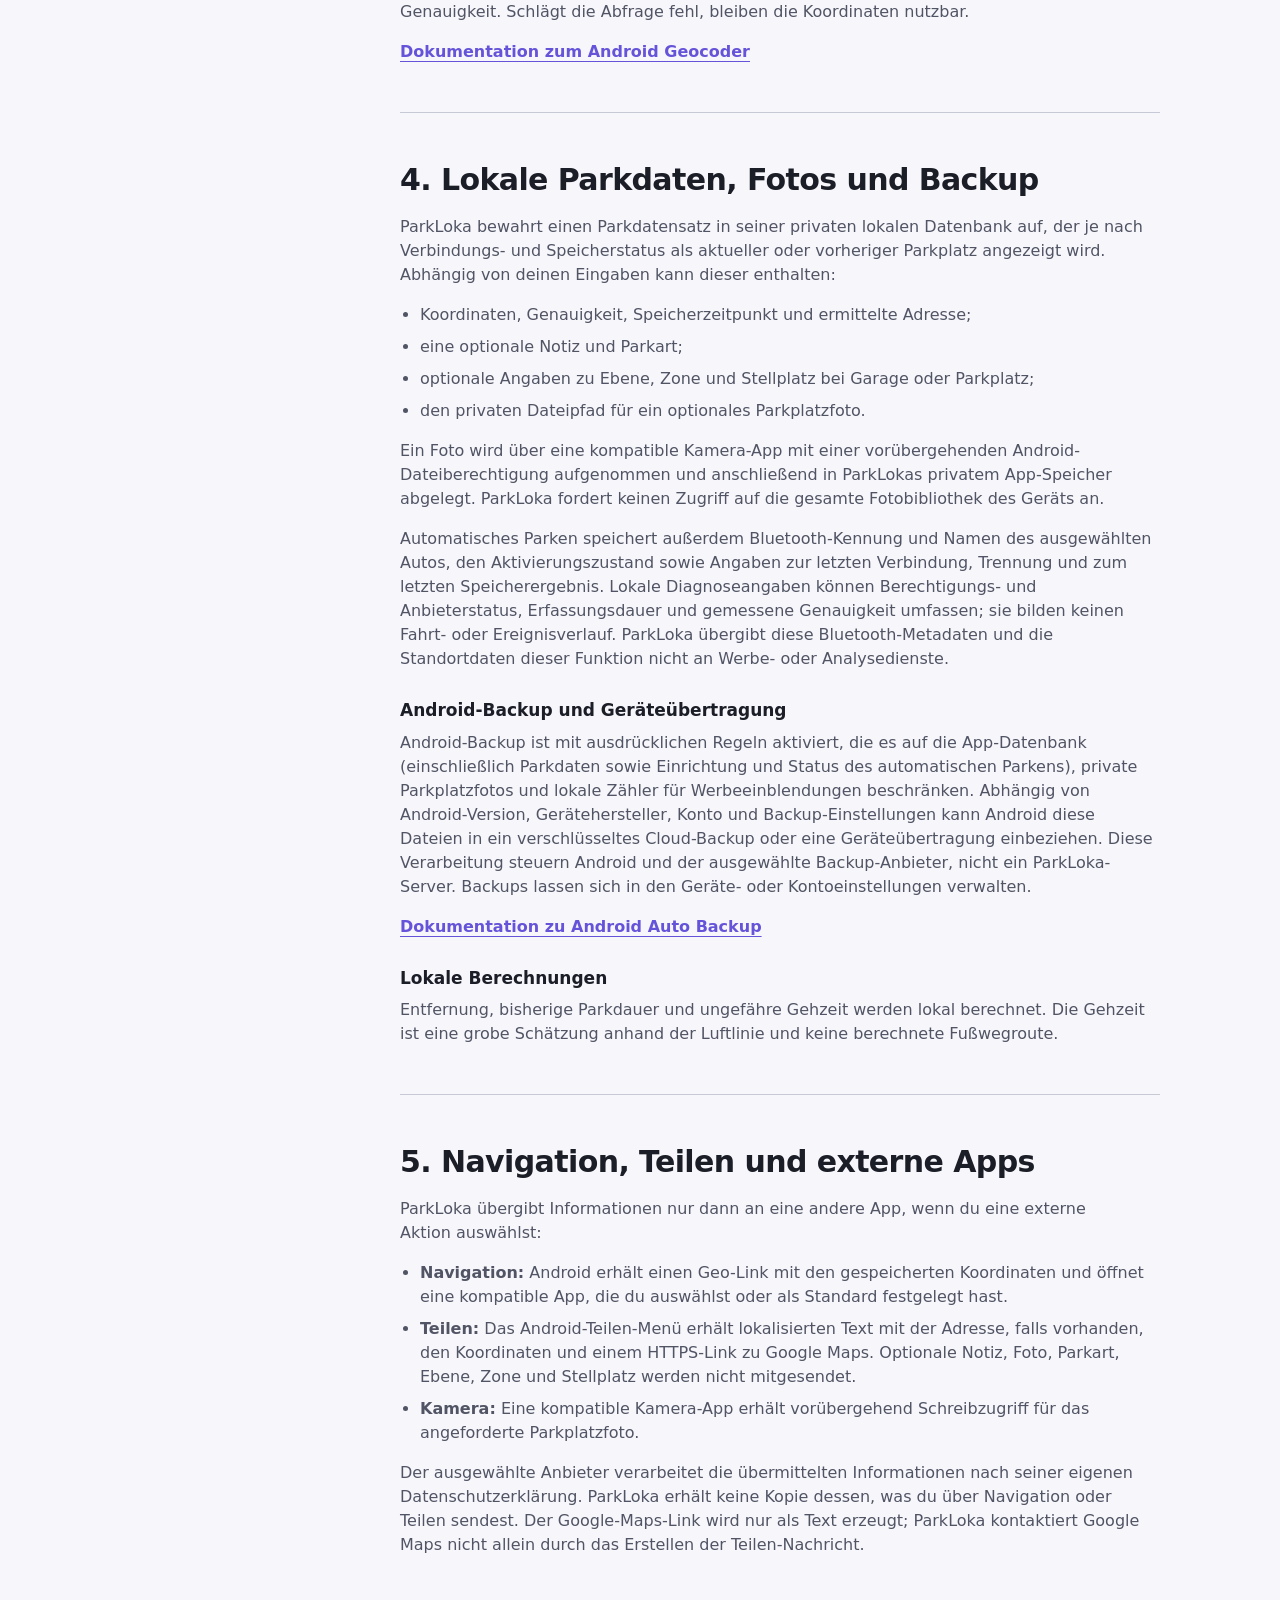
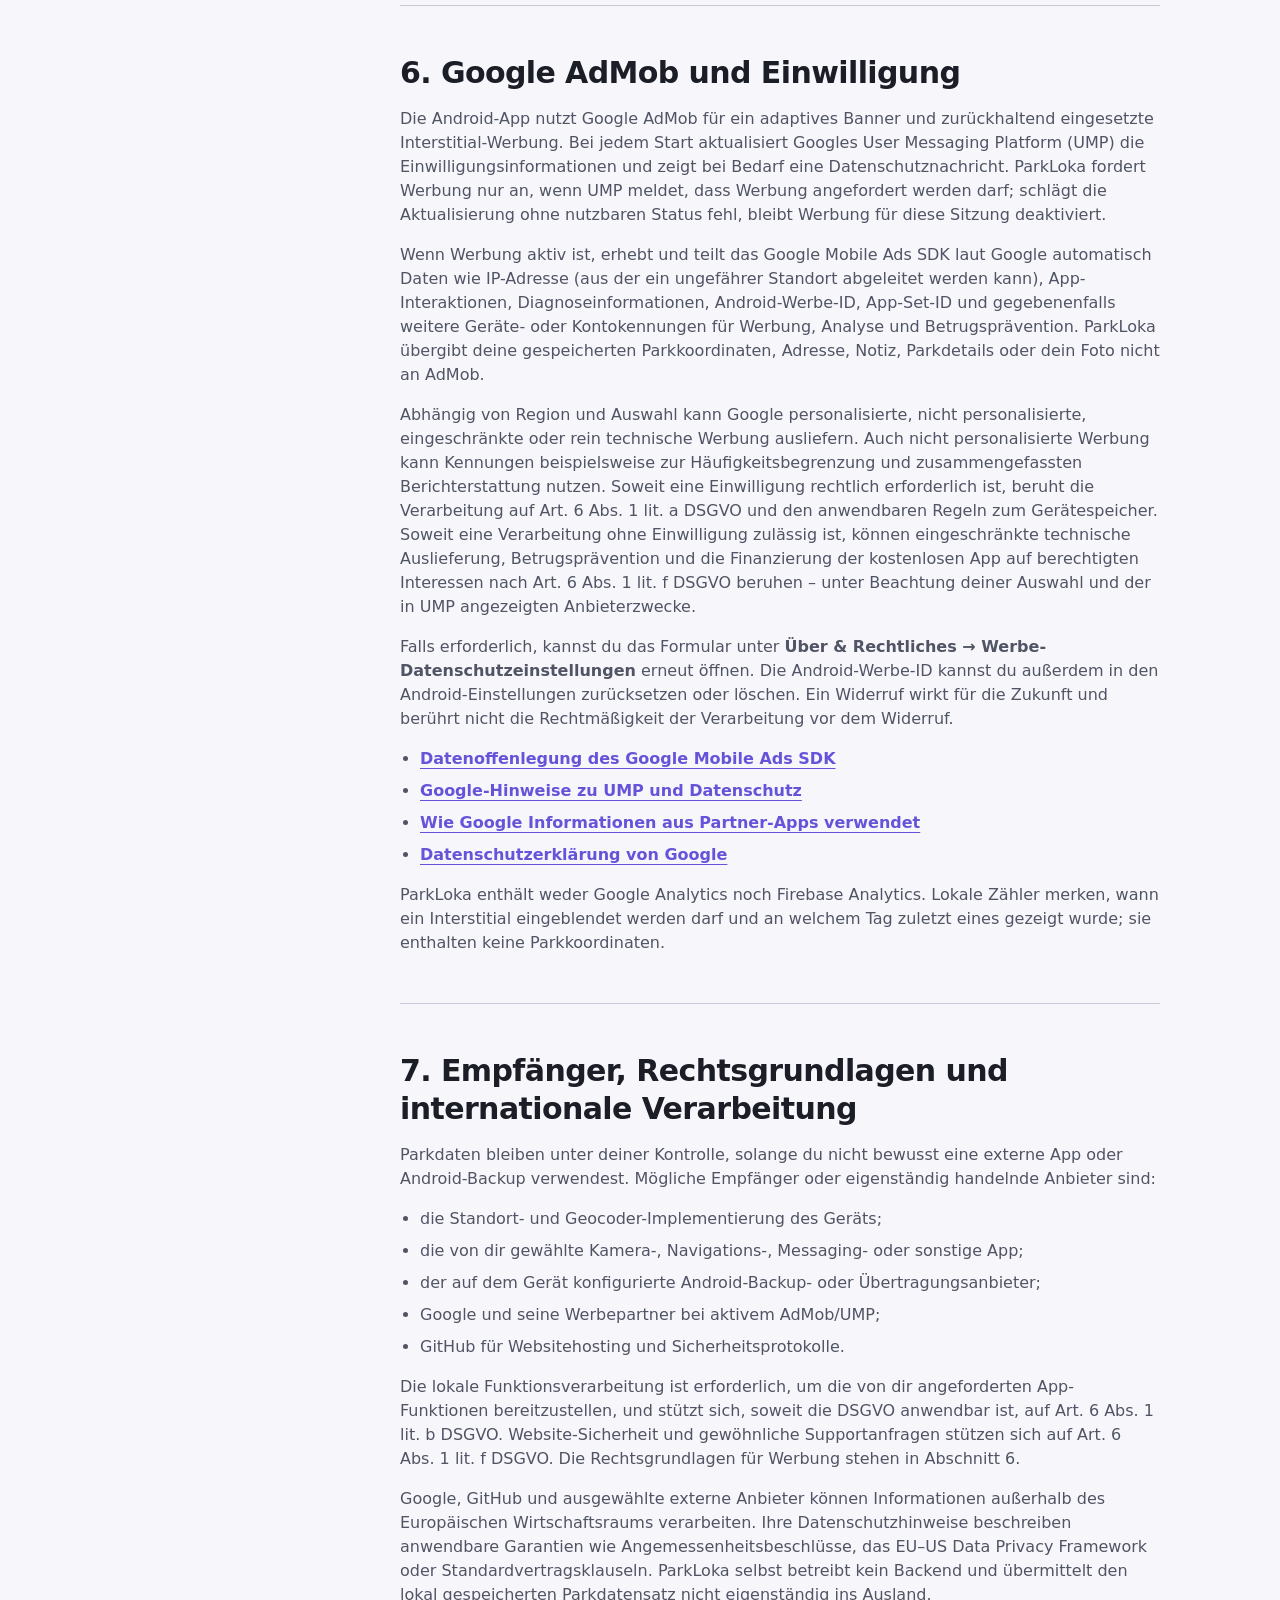
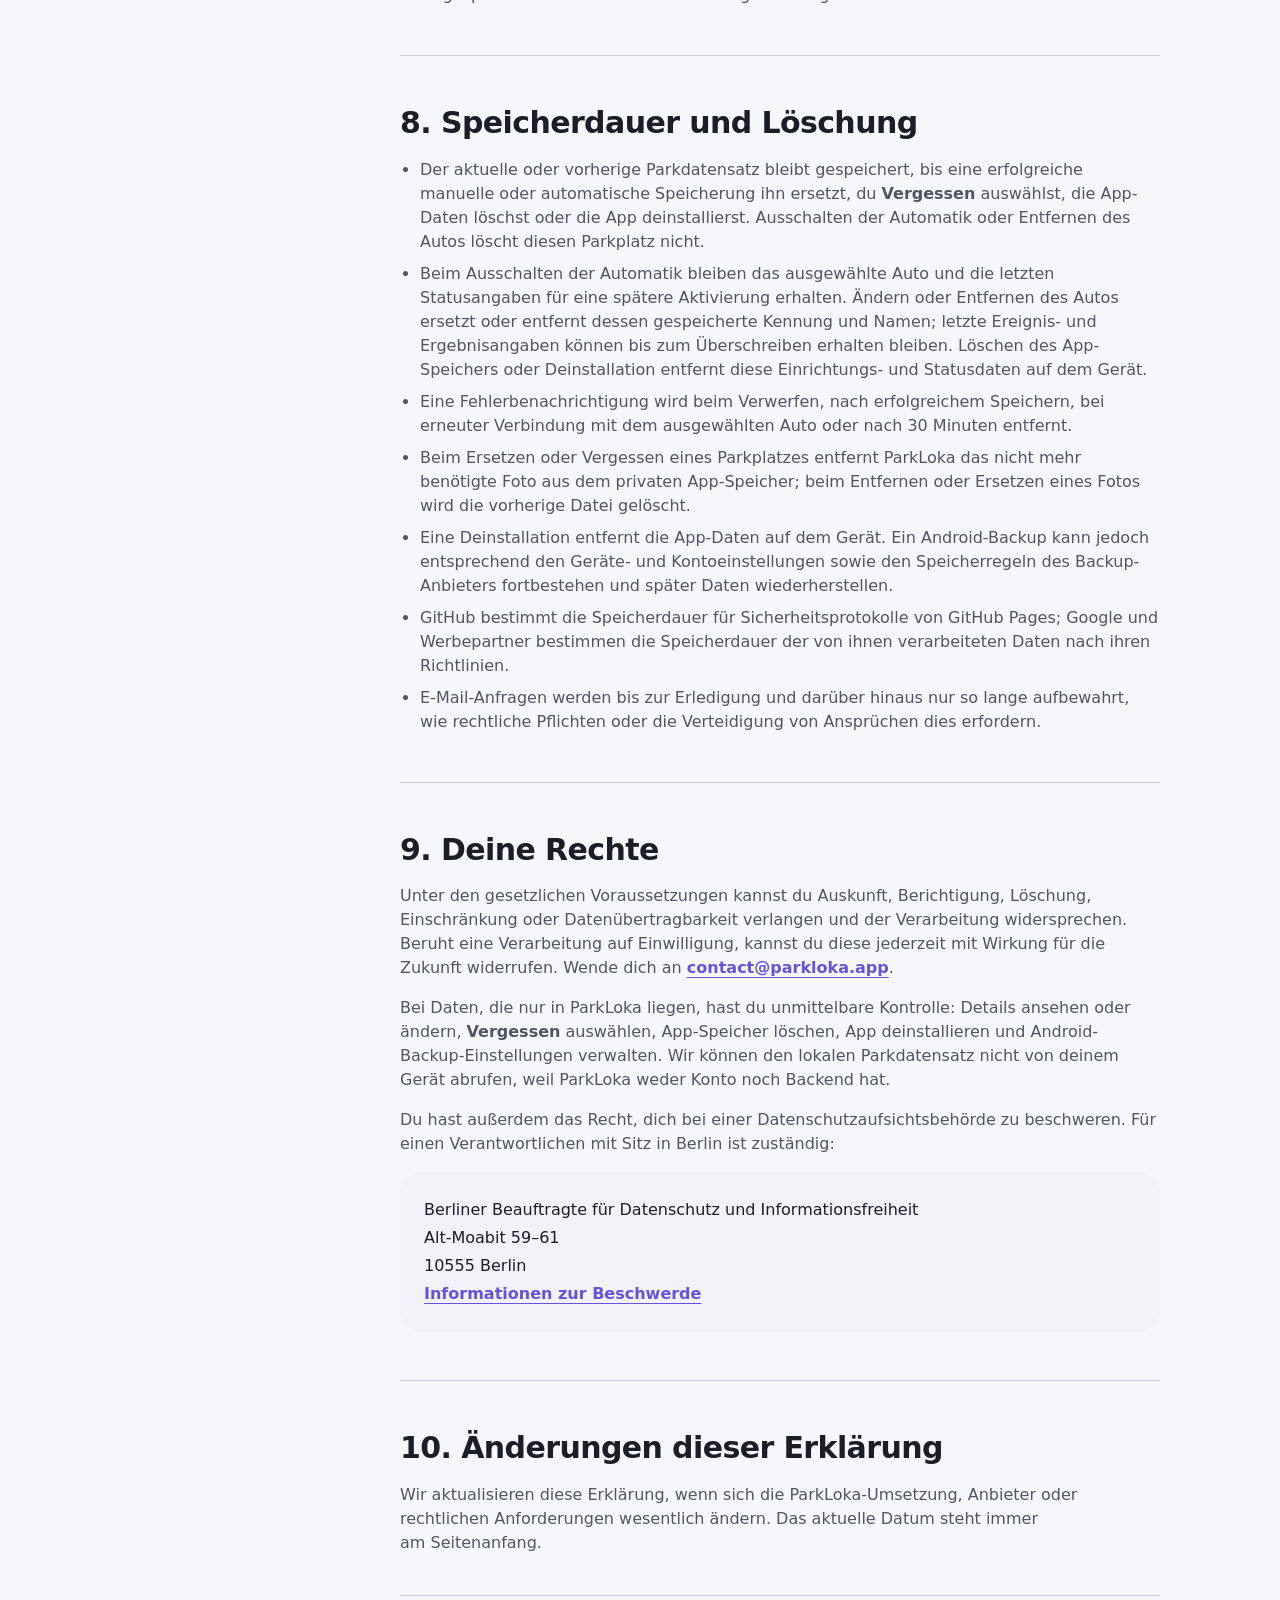
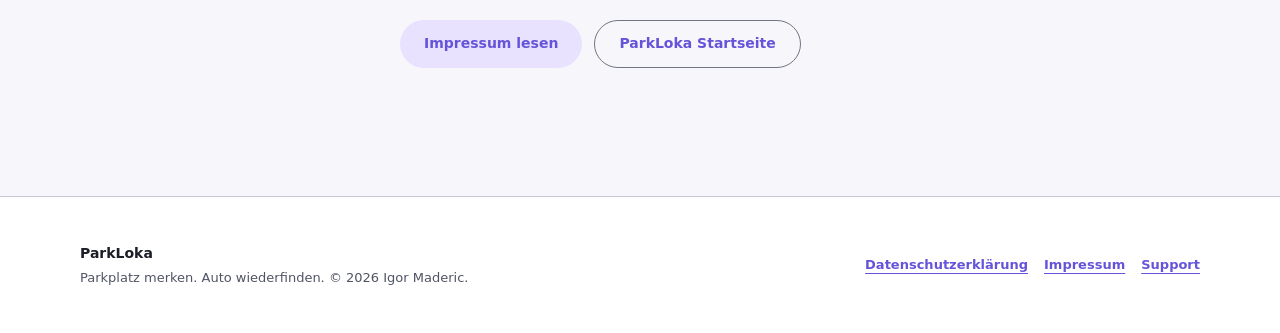
<file: de/datenschutz/index.html>
<!doctype html>
<html lang="de">
<head>
    <meta charset="utf-8">
    <meta name="viewport" content="width=device-width, initial-scale=1">
    <title>Datenschutzerklärung — ParkLoka</title>
    <meta name="description" content="Datenschutzinformationen für die ParkLoka-Android-App und die Website parkloka.app.">
    <meta name="application-name" content="ParkLoka">
    <meta name="theme-color" content="#6554d9">
    <link rel="canonical" href="https://parkloka.app/de/datenschutz/">
    <link rel="alternate" hreflang="en" href="https://parkloka.app/privacy/">
    <link rel="alternate" hreflang="de" href="https://parkloka.app/de/datenschutz/">
    <link rel="alternate" hreflang="x-default" href="https://parkloka.app/privacy/">
    <link rel="icon" href="../../assets/images/app-icon.svg" type="image/svg+xml">
    <link rel="apple-touch-icon" href="../../assets/images/app-icon-192.png">
    <link rel="manifest" href="../../manifest.webmanifest">
    <meta property="og:type" content="website">
    <meta property="og:site_name" content="ParkLoka">
    <meta property="og:title" content="Datenschutzerklärung — ParkLoka">
    <meta property="og:description" content="Wie die ParkLoka-App und die Website mit Informationen umgehen.">
    <meta property="og:url" content="https://parkloka.app/de/datenschutz/">
    <meta property="og:image" content="https://parkloka.app/assets/images/social-preview.png">
    <meta property="og:image:width" content="1200">
    <meta property="og:image:height" content="630">
    <meta property="og:image:alt" content="ParkLoka — Parkplatz merken">
    <meta property="og:locale" content="de_DE">
    <meta property="og:locale:alternate" content="en_US">
    <meta name="twitter:card" content="summary_large_image">
    <link rel="stylesheet" href="../../assets/css/site.css">
</head>
<body>
    <a class="skip-link" href="#main-content">Zum Inhalt springen</a>
    <header class="site-header">
        <nav class="site-nav" aria-label="Hauptnavigation">
            <a class="brand" href="../index.html" aria-label="ParkLoka Startseite"><span class="brand-mark" aria-hidden="true"><svg class="icon"><use href="../../assets/images/icons.svg#car"></use></svg></span>ParkLoka</a>
            <div class="nav-links"><a href="../index.html">Startseite</a><a href="index.html" aria-current="page">Datenschutzerklärung</a><a href="../impressum/index.html">Impressum</a></div>
            <div class="language-nav" aria-label="Sprache"><a href="../../privacy/index.html" lang="en" hreflang="en">EN</a><a href="index.html" lang="de" hreflang="de" aria-current="page">DE</a></div>
        </nav>
    </header>

    <main id="main-content" class="legal-main">
        <div class="section-shell">
            <div class="legal-hero">
                <a class="legal-back" href="../index.html">← Zurück zu ParkLoka</a>
                <p class="section-kicker">Datenschutz in App und Website</p>
                <h1>Datenschutzerklärung</h1>
                <p class="legal-lead">Diese Erklärung erläutert, wie die ParkLoka-Android-App und die Website parkloka.app mit Informationen umgehen. Die App arbeitet lokal; Hosting, Gerätedienste, externe Apps, Android-Backup und Werbung beziehen jedoch die jeweiligen Anbieter ein.</p>
                <p class="legal-meta">Stand: 19. Oktober 2026</p>
            </div>

            <div class="legal-layout">
                <aside class="legal-toc"><p>Auf dieser Seite</p><nav aria-label="Abschnitte der Datenschutzerklärung"><a href="#verantwortlicher">Verantwortlicher</a><a href="#website">Website</a><a href="#standort">Standort</a><a href="#speicherung">Lokale Speicherung</a><a href="#externe-apps">Externe Apps</a><a href="#werbung">Werbung</a><a href="#speicherdauer">Speicherdauer</a><a href="#rechte">Deine Rechte</a></nav></aside>
                <article class="legal-document">
                    <div class="legal-summary"><p><strong>Kurz gesagt:</strong> ParkLoka hat kein Konto und kein ParkLoka-Backend. Ein Parkplatz und die optionalen Details liegen im privaten App-Speicher. Diese Parkdaten werden nicht an AdMob übergeben; Google-Werbedienste verarbeiten jedoch eigene Werbe- und Gerätedaten, wenn Werbung zulässig ist.</p></div>

                    <section id="verantwortlicher">
                        <h2>1. Verantwortlicher und Kontakt</h2>
                        <address>
                            <strong>Igor Maderic – Softwareentwicklung</strong><br>
                            Belßstraße 48<br>
                            12249 Berlin<br>
                            Deutschland<br>
                            E-Mail: <a href="mailto:contact@parkloka.app">contact@parkloka.app</a>
                        </address>
                    </section>

                    <section id="website">
                        <h2>2. Diese Website</h2>
                        <h3>Hosting über GitHub Pages</h3>
                        <p>Diese statische Website wird über GitHub Pages gehostet. GitHub erklärt, dass beim Besuch einer GitHub-Pages-Website die IP-Adresse der Besucherin oder des Besuchers zu Sicherheitszwecken protokolliert und gespeichert wird – unabhängig davon, ob eine Anmeldung bei GitHub besteht. GitHub kann daher technische Anfragedaten verarbeiten, um die Website auszuliefern und zu schützen.</p>
                        <p>Rechtsgrundlage für Bereitstellung und Absicherung der Website ist unser berechtigtes Interesse gemäß Art. 6 Abs. 1 lit. f DSGVO. GitHub beschreibt eigene Speicherfristen, Sicherheitsmaßnahmen und Garantien für internationale Übermittlungen in seiner Datenschutzerklärung.</p>
                        <ul>
                            <li><a href="https://docs.github.com/de/pages/getting-started-with-github-pages/what-is-github-pages#data-collection">Datenerhebung bei GitHub Pages</a></li>
                            <li><a href="https://docs.github.com/en/site-policy/privacy-policies/github-general-privacy-statement">Allgemeine Datenschutzerklärung von GitHub</a></li>
                        </ul>
                        <h3>Kein Website-Tracking</h3>
                        <p>Der ParkLoka-Websitecode enthält keine Analysewerkzeuge, Werbung, Tracking-Pixel, Kontaktformulare oder Marketing-Cookies. Die Website greift nicht auf Parkdaten zu, die in der Android-App gespeichert sind.</p>
                        <h3>Kontakt per E-Mail</h3>
                        <p>Wenn du uns schreibst, verarbeiten wir deine E-Mail-Adresse, die Nachricht und freiwillig mitgeteilte Informationen, um zu antworten. Rechtsgrundlage ist Art. 6 Abs. 1 lit. b DSGVO bei vorvertraglichen oder servicebezogenen Anfragen und ansonsten Art. 6 Abs. 1 lit. f DSGVO für die Beantwortung berechtigter Anliegen.</p>
                    </section>

                    <section id="standort">
                        <h2>3. Standort und Adressermittlung in der App</h2>
                        <h3>Standort im Vordergrund</h3>
                        <p>ParkLoka fragt Android nach dem ungefähren oder genauen Standort im Vordergrund, wenn du deinen aktuellen Parkplatz speichern möchtest. Während die App mit der Ansicht des geparkten Autos geöffnet ist, empfängt sie außerdem Standortaktualisierungen im Vordergrund, um die aktuelle Luftlinienentfernung zum gespeicherten Auto zu berechnen.</p>
                        <p>Gespeichert werden genau ein Koordinatenpaar, die gemessene Genauigkeit und der Zeitstempel. Live-Positionen für die Entfernungsberechnung werden nicht in die Parkplatzdatenbank aufgenommen. Du kannst die Standortberechtigung ablehnen; dann sind das Speichern eines neuen Parkplatzes und die aktuelle Entfernungsberechnung nicht verfügbar.</p>
                        <h3>Optionales automatisches Parken und Hintergrundstandort</h3>
                        <p>Wenn du automatisches Parken unter „Mein Auto“ aktivierst und ein bereits gekoppeltes Auto auswählst, erfasst ParkLoka Standortdaten, um deinen Parkplatz beim Trennen dieser Bluetooth-Verbindung automatisch zu speichern – auch wenn die App geschlossen ist oder nicht verwendet wird. Diese optionale Funktion benötigt den genauen Standort, die Hintergrund-Standortberechtigung („Immer zulassen“) und auf entsprechenden Android-Versionen Zugriff auf Bluetooth-Geräte in der Nähe. Android verwaltet Kopplung und Verbindung; ParkLoka erkennt das ausgewählte Gerät anhand seiner Bluetooth-Kennung.</p>
                        <p>Solange das ausgewählte Auto verbunden ist, greift ParkLoka regelmäßig auf den genauen Standort zu, um den Standortanbieter vorzubereiten und die Parkplatzgenauigkeit zu verbessern. Nach dem Trennen fordert die App einen frischen Standort an und speichert den endgültigen Parkplatz nur, wenn die Positionsbestimmung die Genauigkeitsanforderungen erfüllt. Positionen während der Fahrt werden nicht gespeichert und es entsteht kein Routenverlauf. Bei erneuter Verbindung wird der gespeicherte Parkplatz als vorheriger Standort markiert; eine fehlgeschlagene Erfassung ersetzt ihn nicht durch einen ungenauen neuen Parkplatz.</p>
                        <p>Du kannst automatisches Parken unter „Mein Auto“ ausschalten oder das ausgewählte Auto entfernen und in den Android-Einstellungen Standort- und Geräteberechtigungen entziehen. Ausschalten oder Entfernen beendet die Standortarbeit im Hintergrund und ausstehende automatische Erfassungen, ohne den gespeicherten Parkplatz zu löschen. Manuelles Speichern bleibt mit der Standortberechtigung im Vordergrund verfügbar. Hintergrundbetrieb hängt von Android-Standortdiensten und den Energieeinstellungen des Geräts ab; eine erfolgreiche Speicherung ist nicht bei jeder Trennung garantiert.</p>
                        <p>Falls eine automatische Speicherung fehlschlägt und du Benachrichtigungen erlaubt hast, kann ParkLoka auf dem Gerät eine Fehlermeldung mit der Aktion „Jetzt hier speichern“ anzeigen. Die Benachrichtigung enthält weder Standort noch Adresse und wird nicht an einen Server gesendet. Die Aktion versucht, einen frischen Standort zu erfassen und deinen Parkplatz zu speichern.</p>
                        <h3>Bestmögliche Adressermittlung</h3>
                        <p>Nach dem Speichern der Koordinaten fragt ParkLoka den in Android integrierten Geocoder nach einer lesbaren Adresse. Die auf dem Gerät konfigurierte Geocoder-Implementierung – häufig ein Google-Dienst – kann dafür die Koordinaten erhalten und eine Netzwerkverbindung nutzen. ParkLoka betreibt diesen Dienst nicht; Android garantiert weder Verfügbarkeit noch Genauigkeit. Schlägt die Abfrage fehl, bleiben die Koordinaten nutzbar.</p>
                        <p><a href="https://developer.android.com/reference/android/location/Geocoder?hl=de">Dokumentation zum Android Geocoder</a></p>
                    </section>

                    <section id="speicherung">
                        <h2>4. Lokale Parkdaten, Fotos und Backup</h2>
                        <p>ParkLoka bewahrt einen Parkdatensatz in seiner privaten lokalen Datenbank auf, der je nach Verbindungs- und Speicherstatus als aktueller oder vorheriger Parkplatz angezeigt wird. Abhängig von deinen Eingaben kann dieser enthalten:</p>
                        <ul>
                            <li>Koordinaten, Genauigkeit, Speicherzeitpunkt und ermittelte Adresse;</li>
                            <li>eine optionale Notiz und Parkart;</li>
                            <li>optionale Angaben zu Ebene, Zone und Stellplatz bei Garage oder Parkplatz;</li>
                            <li>den privaten Dateipfad für ein optionales Parkplatzfoto.</li>
                        </ul>
                        <p>Ein Foto wird über eine kompatible Kamera-App mit einer vorübergehenden Android-Dateiberechtigung aufgenommen und anschließend in ParkLokas privatem App-Speicher abgelegt. ParkLoka fordert keinen Zugriff auf die gesamte Fotobibliothek des Geräts an.</p>
                        <p>Automatisches Parken speichert außerdem Bluetooth-Kennung und Namen des ausgewählten Autos, den Aktivierungszustand sowie Angaben zur letzten Verbindung, Trennung und zum letzten Speicherergebnis. Lokale Diagnoseangaben können Berechtigungs- und Anbieterstatus, Erfassungsdauer und gemessene Genauigkeit umfassen; sie bilden keinen Fahrt- oder Ereignisverlauf. ParkLoka übergibt diese Bluetooth-Metadaten und die Standortdaten dieser Funktion nicht an Werbe- oder Analysedienste.</p>
                        <h3>Android-Backup und Geräteübertragung</h3>
                        <p>Android-Backup ist mit ausdrücklichen Regeln aktiviert, die es auf die App-Datenbank (einschließlich Parkdaten sowie Einrichtung und Status des automatischen Parkens), private Parkplatzfotos und lokale Zähler für Werbeeinblendungen beschränken. Abhängig von Android-Version, Gerätehersteller, Konto und Backup-Einstellungen kann Android diese Dateien in ein verschlüsseltes Cloud-Backup oder eine Geräteübertragung einbeziehen. Diese Verarbeitung steuern Android und der ausgewählte Backup-Anbieter, nicht ein ParkLoka-Server. Backups lassen sich in den Geräte- oder Kontoeinstellungen verwalten.</p>
                        <p><a href="https://developer.android.com/identity/data/autobackup?hl=de">Dokumentation zu Android Auto Backup</a></p>
                        <h3>Lokale Berechnungen</h3>
                        <p>Entfernung, bisherige Parkdauer und ungefähre Gehzeit werden lokal berechnet. Die Gehzeit ist eine grobe Schätzung anhand der Luftlinie und keine berechnete Fußwegroute.</p>
                    </section>

                    <section id="externe-apps">
                        <h2>5. Navigation, Teilen und externe Apps</h2>
                        <p>ParkLoka übergibt Informationen nur dann an eine andere App, wenn du eine externe Aktion auswählst:</p>
                        <ul>
                            <li><strong>Navigation:</strong> Android erhält einen Geo-Link mit den gespeicherten Koordinaten und öffnet eine kompatible App, die du auswählst oder als Standard festgelegt hast.</li>
                            <li><strong>Teilen:</strong> Das Android-Teilen-Menü erhält lokalisierten Text mit der Adresse, falls vorhanden, den Koordinaten und einem HTTPS-Link zu Google Maps. Optionale Notiz, Foto, Parkart, Ebene, Zone und Stellplatz werden nicht mitgesendet.</li>
                            <li><strong>Kamera:</strong> Eine kompatible Kamera-App erhält vorübergehend Schreibzugriff für das angeforderte Parkplatzfoto.</li>
                        </ul>
                        <p>Der ausgewählte Anbieter verarbeitet die übermittelten Informationen nach seiner eigenen Datenschutzerklärung. ParkLoka erhält keine Kopie dessen, was du über Navigation oder Teilen sendest. Der Google-Maps-Link wird nur als Text erzeugt; ParkLoka kontaktiert Google Maps nicht allein durch das Erstellen der Teilen-Nachricht.</p>
                    </section>

                    <section id="werbung">
                        <h2>6. Google AdMob und Einwilligung</h2>
                        <p>Die Android-App nutzt Google AdMob für ein adaptives Banner und zurückhaltend eingesetzte Interstitial-Werbung. Bei jedem Start aktualisiert Googles User Messaging Platform (UMP) die Einwilligungsinformationen und zeigt bei Bedarf eine Datenschutznachricht. ParkLoka fordert Werbung nur an, wenn UMP meldet, dass Werbung angefordert werden darf; schlägt die Aktualisierung ohne nutzbaren Status fehl, bleibt Werbung für diese Sitzung deaktiviert.</p>
                        <p>Wenn Werbung aktiv ist, erhebt und teilt das Google Mobile Ads SDK laut Google automatisch Daten wie IP-Adresse (aus der ein ungefährer Standort abgeleitet werden kann), App-Interaktionen, Diagnoseinformationen, Android-Werbe-ID, App-Set-ID und gegebenenfalls weitere Geräte- oder Kontokennungen für Werbung, Analyse und Betrugsprävention. ParkLoka übergibt deine gespeicherten Parkkoordinaten, Adresse, Notiz, Parkdetails oder dein Foto nicht an AdMob.</p>
                        <p>Abhängig von Region und Auswahl kann Google personalisierte, nicht personalisierte, eingeschränkte oder rein technische Werbung ausliefern. Auch nicht personalisierte Werbung kann Kennungen beispielsweise zur Häufigkeitsbegrenzung und zusammengefassten Berichterstattung nutzen. Soweit eine Einwilligung rechtlich erforderlich ist, beruht die Verarbeitung auf Art. 6 Abs. 1 lit. a DSGVO und den anwendbaren Regeln zum Gerätespeicher. Soweit eine Verarbeitung ohne Einwilligung zulässig ist, können eingeschränkte technische Auslieferung, Betrugsprävention und die Finanzierung der kostenlosen App auf berechtigten Interessen nach Art. 6 Abs. 1 lit. f DSGVO beruhen – unter Beachtung deiner Auswahl und der in UMP angezeigten Anbieterzwecke.</p>
                        <p>Falls erforderlich, kannst du das Formular unter <strong>Über &amp; Rechtliches → Werbe-Datenschutzeinstellungen</strong> erneut öffnen. Die Android-Werbe-ID kannst du außerdem in den Android-Einstellungen zurücksetzen oder löschen. Ein Widerruf wirkt für die Zukunft und berührt nicht die Rechtmäßigkeit der Verarbeitung vor dem Widerruf.</p>
                        <ul>
                            <li><a href="https://developers.google.com/admob/android/privacy/play-data-disclosure?hl=de">Datenoffenlegung des Google Mobile Ads SDK</a></li>
                            <li><a href="https://developers.google.com/admob/android/privacy?hl=de">Google-Hinweise zu UMP und Datenschutz</a></li>
                            <li><a href="https://policies.google.com/technologies/partner-sites?hl=de">Wie Google Informationen aus Partner-Apps verwendet</a></li>
                            <li><a href="https://policies.google.com/privacy?hl=de">Datenschutzerklärung von Google</a></li>
                        </ul>
                        <p>ParkLoka enthält weder Google Analytics noch Firebase Analytics. Lokale Zähler merken, wann ein Interstitial eingeblendet werden darf und an welchem Tag zuletzt eines gezeigt wurde; sie enthalten keine Parkkoordinaten.</p>
                    </section>

                    <section id="rechtsgrundlagen">
                        <h2>7. Empfänger, Rechtsgrundlagen und internationale Verarbeitung</h2>
                        <p>Parkdaten bleiben unter deiner Kontrolle, solange du nicht bewusst eine externe App oder Android-Backup verwendest. Mögliche Empfänger oder eigenständig handelnde Anbieter sind:</p>
                        <ul>
                            <li>die Standort- und Geocoder-Implementierung des Geräts;</li>
                            <li>die von dir gewählte Kamera-, Navigations-, Messaging- oder sonstige App;</li>
                            <li>der auf dem Gerät konfigurierte Android-Backup- oder Übertragungsanbieter;</li>
                            <li>Google und seine Werbepartner bei aktivem AdMob/UMP;</li>
                            <li>GitHub für Websitehosting und Sicherheitsprotokolle.</li>
                        </ul>
                        <p>Die lokale Funktionsverarbeitung ist erforderlich, um die von dir angeforderten App-Funktionen bereitzustellen, und stützt sich, soweit die DSGVO anwendbar ist, auf Art. 6 Abs. 1 lit. b DSGVO. Website-Sicherheit und gewöhnliche Supportanfragen stützen sich auf Art. 6 Abs. 1 lit. f DSGVO. Die Rechtsgrundlagen für Werbung stehen in Abschnitt 6.</p>
                        <p>Google, GitHub und ausgewählte externe Anbieter können Informationen außerhalb des Europäischen Wirtschaftsraums verarbeiten. Ihre Datenschutzhinweise beschreiben anwendbare Garantien wie Angemessenheitsbeschlüsse, das EU–US Data Privacy Framework oder Standardvertragsklauseln. ParkLoka selbst betreibt kein Backend und übermittelt den lokal gespeicherten Parkdatensatz nicht eigenständig ins Ausland.</p>
                    </section>

                    <section id="speicherdauer">
                        <h2>8. Speicherdauer und Löschung</h2>
                        <ul>
                            <li>Der aktuelle oder vorherige Parkdatensatz bleibt gespeichert, bis eine erfolgreiche manuelle oder automatische Speicherung ihn ersetzt, du <strong>Vergessen</strong> auswählst, die App-Daten löschst oder die App deinstallierst. Ausschalten der Automatik oder Entfernen des Autos löscht diesen Parkplatz nicht.</li>
                            <li>Beim Ausschalten der Automatik bleiben das ausgewählte Auto und die letzten Statusangaben für eine spätere Aktivierung erhalten. Ändern oder Entfernen des Autos ersetzt oder entfernt dessen gespeicherte Kennung und Namen; letzte Ereignis- und Ergebnisangaben können bis zum Überschreiben erhalten bleiben. Löschen des App-Speichers oder Deinstallation entfernt diese Einrichtungs- und Statusdaten auf dem Gerät.</li>
                            <li>Eine Fehlerbenachrichtigung wird beim Verwerfen, nach erfolgreichem Speichern, bei erneuter Verbindung mit dem ausgewählten Auto oder nach 30 Minuten entfernt.</li>
                            <li>Beim Ersetzen oder Vergessen eines Parkplatzes entfernt ParkLoka das nicht mehr benötigte Foto aus dem privaten App-Speicher; beim Entfernen oder Ersetzen eines Fotos wird die vorherige Datei gelöscht.</li>
                            <li>Eine Deinstallation entfernt die App-Daten auf dem Gerät. Ein Android-Backup kann jedoch entsprechend den Geräte- und Kontoeinstellungen sowie den Speicherregeln des Backup-Anbieters fortbestehen und später Daten wiederherstellen.</li>
                            <li>GitHub bestimmt die Speicherdauer für Sicherheitsprotokolle von GitHub Pages; Google und Werbepartner bestimmen die Speicherdauer der von ihnen verarbeiteten Daten nach ihren Richtlinien.</li>
                            <li>E-Mail-Anfragen werden bis zur Erledigung und darüber hinaus nur so lange aufbewahrt, wie rechtliche Pflichten oder die Verteidigung von Ansprüchen dies erfordern.</li>
                        </ul>
                    </section>

                    <section id="rechte">
                        <h2>9. Deine Rechte</h2>
                        <p>Unter den gesetzlichen Voraussetzungen kannst du Auskunft, Berichtigung, Löschung, Einschränkung oder Datenübertragbarkeit verlangen und der Verarbeitung widersprechen. Beruht eine Verarbeitung auf Einwilligung, kannst du diese jederzeit mit Wirkung für die Zukunft widerrufen. Wende dich an <a href="mailto:contact@parkloka.app">contact@parkloka.app</a>.</p>
                        <p>Bei Daten, die nur in ParkLoka liegen, hast du unmittelbare Kontrolle: Details ansehen oder ändern, <strong>Vergessen</strong> auswählen, App-Speicher löschen, App deinstallieren und Android-Backup-Einstellungen verwalten. Wir können den lokalen Parkdatensatz nicht von deinem Gerät abrufen, weil ParkLoka weder Konto noch Backend hat.</p>
                        <p>Du hast außerdem das Recht, dich bei einer Datenschutzaufsichtsbehörde zu beschweren. Für einen Verantwortlichen mit Sitz in Berlin ist zuständig:</p>
                        <address>
                            Berliner Beauftragte für Datenschutz und Informationsfreiheit<br>
                            Alt-Moabit 59–61<br>
                            10555 Berlin<br>
                            <a href="https://www.datenschutz-berlin.de/buergerinnen-und-buerger/beschwerde/">Informationen zur Beschwerde</a>
                        </address>
                    </section>

                    <section id="aenderungen">
                        <h2>10. Änderungen dieser Erklärung</h2>
                        <p>Wir aktualisieren diese Erklärung, wenn sich die ParkLoka-Umsetzung, Anbieter oder rechtlichen Anforderungen wesentlich ändern. Das aktuelle Datum steht immer am Seitenanfang.</p>
                    </section>

                    <nav class="legal-related" aria-label="Verwandte Seiten"><a class="button button--secondary" href="../impressum/index.html">Impressum lesen</a><a class="button button--outlined" href="../index.html">ParkLoka Startseite</a></nav>
                </article>
            </div>
        </div>
    </main>

    <footer class="site-footer"><div class="footer-content">
        <div><p class="footer-brand">ParkLoka</p><p class="footer-note">Parkplatz merken. Auto wiederfinden. © 2026 Igor Maderic.</p></div>
        <div class="footer-links" aria-label="Rechtliches und Support"><a href="index.html" aria-current="page">Datenschutzerklärung</a><a href="../impressum/index.html">Impressum</a><a href="mailto:contact@parkloka.app">Support</a></div>
    </div></footer>
</body>
</html>
</file>
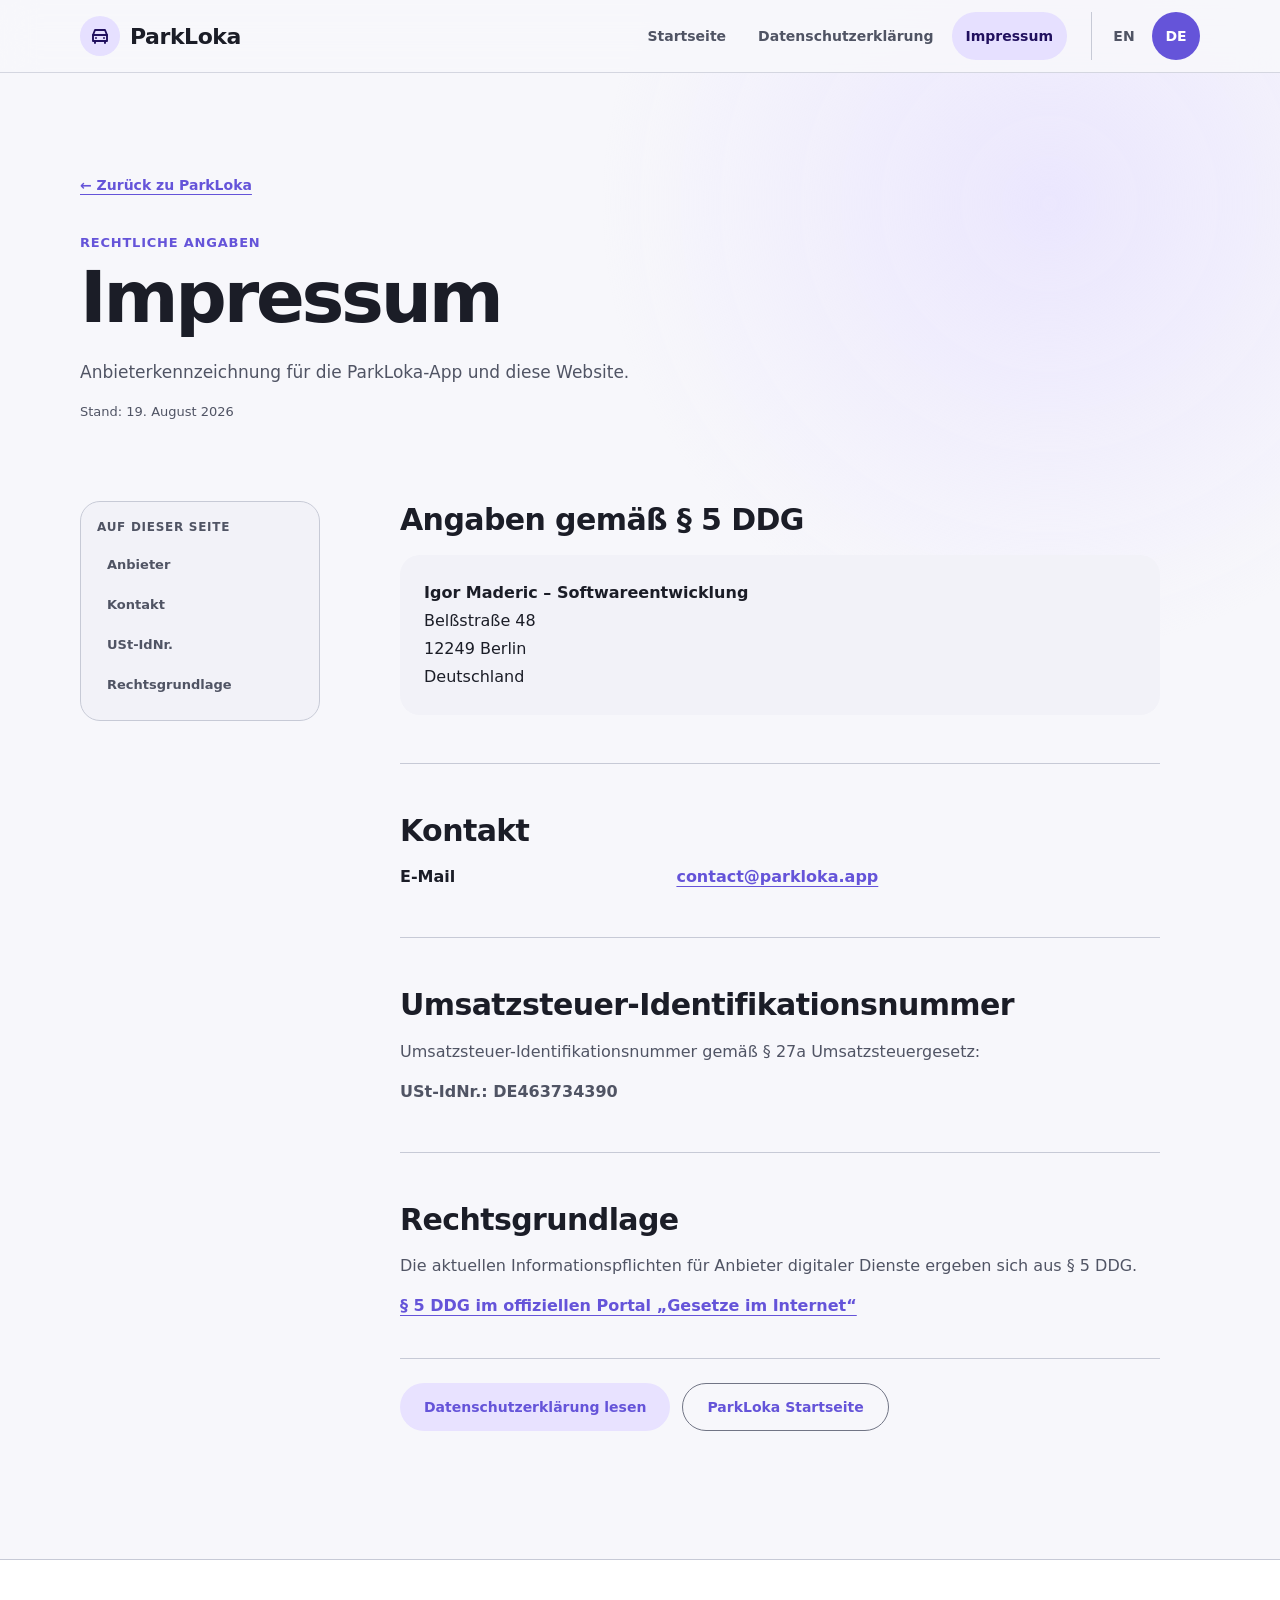
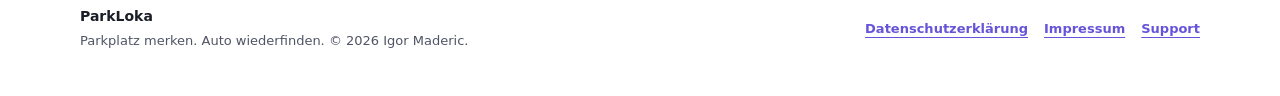
<file: de/impressum/index.html>
<!doctype html>
<html lang="de">
<head>
    <meta charset="utf-8">
    <meta name="viewport" content="width=device-width, initial-scale=1">
    <title>Impressum — ParkLoka</title>
    <meta name="description" content="Impressum für ParkLoka und parkloka.app.">
    <meta name="application-name" content="ParkLoka">
    <meta name="theme-color" content="#6554d9">
    <link rel="canonical" href="https://parkloka.app/de/impressum/">
    <link rel="alternate" hreflang="en" href="https://parkloka.app/legal/">
    <link rel="alternate" hreflang="de" href="https://parkloka.app/de/impressum/">
    <link rel="alternate" hreflang="x-default" href="https://parkloka.app/legal/">
    <link rel="icon" href="../../assets/images/app-icon.svg" type="image/svg+xml">
    <link rel="apple-touch-icon" href="../../assets/images/app-icon-192.png">
    <link rel="manifest" href="../../manifest.webmanifest">
    <meta property="og:type" content="website">
    <meta property="og:site_name" content="ParkLoka">
    <meta property="og:title" content="Impressum — ParkLoka">
    <meta property="og:description" content="Anbieterkennzeichnung für ParkLoka und parkloka.app.">
    <meta property="og:url" content="https://parkloka.app/de/impressum/">
    <meta property="og:image" content="https://parkloka.app/assets/images/social-preview.png">
    <meta property="og:image:width" content="1200">
    <meta property="og:image:height" content="630">
    <meta property="og:image:alt" content="ParkLoka — Parkplatz merken">
    <meta property="og:locale" content="de_DE">
    <meta property="og:locale:alternate" content="en_US">
    <meta name="twitter:card" content="summary_large_image">
    <link rel="stylesheet" href="../../assets/css/site.css">
</head>
<body>
    <a class="skip-link" href="#main-content">Zum Inhalt springen</a>
    <header class="site-header">
        <nav class="site-nav" aria-label="Hauptnavigation">
            <a class="brand" href="../index.html" aria-label="ParkLoka Startseite"><span class="brand-mark" aria-hidden="true"><svg class="icon"><use href="../../assets/images/icons.svg#car"></use></svg></span>ParkLoka</a>
            <div class="nav-links"><a href="../index.html">Startseite</a><a href="../datenschutz/index.html">Datenschutzerklärung</a><a href="index.html" aria-current="page">Impressum</a></div>
            <div class="language-nav" aria-label="Sprache"><a href="../../legal/index.html" lang="en" hreflang="en">EN</a><a href="index.html" lang="de" hreflang="de" aria-current="page">DE</a></div>
        </nav>
    </header>

    <main id="main-content" class="legal-main">
        <div class="section-shell">
            <div class="legal-hero">
                <a class="legal-back" href="../index.html">← Zurück zu ParkLoka</a>
                <p class="section-kicker">Rechtliche Angaben</p>
                <h1>Impressum</h1>
                <p class="legal-lead">Anbieterkennzeichnung für die ParkLoka-App und diese Website.</p>
                <p class="legal-meta">Stand: 19. August 2026</p>
            </div>

            <div class="legal-layout">
                <aside class="legal-toc"><p>Auf dieser Seite</p><nav aria-label="Abschnitte des Impressums"><a href="#anbieter">Anbieter</a><a href="#kontakt">Kontakt</a><a href="#ustid">USt-IdNr.</a><a href="#grundlage">Rechtsgrundlage</a></nav></aside>
                <article class="legal-document">
                    <section id="anbieter">
                        <h2>Angaben gemäß § 5 DDG</h2>
                        <address>
                            <strong>Igor Maderic – Softwareentwicklung</strong><br>
                            Belßstraße 48<br>
                            12249 Berlin<br>
                            Deutschland
                        </address>
                    </section>

                    <section id="kontakt">
                        <h2>Kontakt</h2>
                        <dl class="legal-facts"><dt>E-Mail</dt><dd><a href="mailto:contact@parkloka.app">contact@parkloka.app</a></dd></dl>
                    </section>

                    <section id="ustid">
                        <h2>Umsatzsteuer-Identifikationsnummer</h2>
                        <p>Umsatzsteuer-Identifikationsnummer gemäß § 27a Umsatzsteuergesetz:</p>
                        <p><strong>USt-IdNr.: DE463734390</strong></p>
                    </section>

                    <section id="grundlage">
                        <h2>Rechtsgrundlage</h2>
                        <p>Die aktuellen Informationspflichten für Anbieter digitaler Dienste ergeben sich aus § 5 DDG.</p>
                        <p><a href="https://www.gesetze-im-internet.de/ddg/__5.html">§ 5 DDG im offiziellen Portal „Gesetze im Internet“</a></p>
                    </section>

                    <nav class="legal-related" aria-label="Verwandte Seiten"><a class="button button--secondary" href="../datenschutz/index.html">Datenschutzerklärung lesen</a><a class="button button--outlined" href="../index.html">ParkLoka Startseite</a></nav>
                </article>
            </div>
        </div>
    </main>

    <footer class="site-footer"><div class="footer-content">
        <div><p class="footer-brand">ParkLoka</p><p class="footer-note">Parkplatz merken. Auto wiederfinden. © 2026 Igor Maderic.</p></div>
        <div class="footer-links" aria-label="Rechtliches und Support"><a href="../datenschutz/index.html">Datenschutzerklärung</a><a href="index.html" aria-current="page">Impressum</a><a href="mailto:contact@parkloka.app">Support</a></div>
    </div></footer>
</body>
</html>
</file>
<file: assets/css/site.css>
/*
 * ParkLoka web tokens mirror the P1-F04 Android theme.
 * Color.kt, Type.kt, Shape.kt, and Dimensions.kt remain the source of truth.
 */
:root {
    color-scheme: light dark;
    --color-background: #f7f7fb;
    --color-on-background: #1b1d27;
    --color-surface: #ffffff;
    --color-on-surface: #1b1d27;
    --color-surface-raised: #ececf5;
    --color-surface-dim: #dadae3;
    --color-surface-bright: #ffffff;
    --color-surface-lowest: #ffffff;
    --color-surface-low: #f2f2f8;
    --color-surface-container: #ececf5;
    --color-surface-high: #e7e7f0;
    --color-surface-highest: #e0e1ea;
    --color-text-primary: #1b1d27;
    --color-text-secondary: #505464;
    --color-on-surface-variant: #505464;
    --color-primary: #6554d9;
    --color-on-primary: #ffffff;
    --color-primary-container: #e6e0ff;
    --color-on-primary-container: #21105f;
    --color-secondary: #625e7c;
    --color-on-secondary: #ffffff;
    --color-secondary-container: #e8e2ff;
    --color-on-secondary-container: #211b36;
    --color-outline: #717585;
    --color-divider: #c7cad6;
    --color-success: #217a50;
    --color-on-success: #ffffff;
    --color-success-container: #bff0d3;
    --color-on-success-container: #002113;
    --color-destructive: #b3261e;
    --color-on-destructive: #ffffff;
    --color-destructive-container: #ffdad6;
    --color-on-destructive-container: #410002;
    --font-family: system-ui, -apple-system, BlinkMacSystemFont, "Segoe UI", sans-serif;
    --type-headline-medium-size: 28px;
    --type-headline-medium-line: 34px;
    --type-headline-small-size: 24px;
    --type-headline-small-line: 30px;
    --type-title-large-size: 22px;
    --type-title-large-line: 28px;
    --type-title-medium-size: 16px;
    --type-title-medium-line: 22px;
    --type-body-large-size: 16px;
    --type-body-large-line: 24px;
    --type-body-medium-size: 14px;
    --type-body-medium-line: 20px;
    --type-label-large-size: 14px;
    --type-label-large-line: 20px;
    --type-label-medium-size: 12px;
    --type-label-medium-line: 16px;
    --font-title-size: var(--type-title-large-size);
    --font-body-size: var(--type-body-large-size);
    --font-label-size: var(--type-label-large-size);
    --shape-extra-small: 6px;
    --shape-small: 8px;
    --shape-medium: 12px;
    --shape-large: 20px;
    --shape-extra-large: 28px;
    --space-item: 8px;
    --space-content: 16px;
    --space-section: 24px;
    --touch-target: 48px;
    --icon-compact: 18px;
    --icon-standard: 24px;
    --content-width: 1120px;
    --reading-width: 720px;
    --focus-ring: #6554d9;
    --shadow-card: 0 18px 48px rgb(33 16 95 / 0.08);
}

@media (prefers-color-scheme: dark) {
    :root {
        --color-background: #181a22;
        --color-on-background: #f4f5f8;
        --color-surface: #232633;
        --color-on-surface: #f4f5f8;
        --color-surface-raised: #303442;
        --color-surface-dim: #12141b;
        --color-surface-bright: #383b48;
        --color-surface-lowest: #11131a;
        --color-surface-low: #1d202a;
        --color-surface-container: #232633;
        --color-surface-high: #292d3a;
        --color-surface-highest: #303442;
        --color-text-primary: #f4f5f8;
        --color-text-secondary: #b2b6c4;
        --color-on-surface-variant: #b2b6c4;
        --color-primary: #8b7cff;
        --color-on-primary: #16005c;
        --color-primary-container: #3e2b75;
        --color-on-primary-container: #e8e2ff;
        --color-secondary: #b9b2d8;
        --color-on-secondary: #262033;
        --color-secondary-container: #403a50;
        --color-on-secondary-container: #e7e0ff;
        --color-outline: #727789;
        --color-divider: #414657;
        --color-success: #4cc38a;
        --color-on-success: #003821;
        --color-success-container: #15583d;
        --color-on-success-container: #c3f4d8;
        --color-destructive: #ff6b6b;
        --color-on-destructive: #4a0006;
        --color-destructive-container: #681d24;
        --color-on-destructive-container: #ffdad8;
        --focus-ring: #8b7cff;
        --shadow-card: 0 18px 48px rgb(0 0 0 / 0.24);
    }
}

*, *::before, *::after { box-sizing: border-box; }

html {
    min-width: 320px;
    scroll-behavior: smooth;
    background: var(--color-background);
    color: var(--color-text-primary);
    font-family: var(--font-family);
    line-height: 1.5;
}

body {
    min-height: 100vh;
    margin: 0;
    background: radial-gradient(circle at 82% 12%, color-mix(in srgb, var(--color-primary-container) 70%, transparent) 0, transparent 28rem), var(--color-background);
}

img, svg { display: block; }
a { color: inherit; }
a:focus-visible, .button:focus-visible { outline: 3px solid var(--focus-ring); outline-offset: 3px; }

.skip-link {
    position: fixed;
    top: var(--space-item);
    left: var(--space-item);
    z-index: 20;
    padding: var(--space-item) var(--space-content);
    border-radius: var(--shape-small);
    background: var(--color-primary);
    color: var(--color-on-primary);
    font-weight: 650;
    text-decoration: none;
    transform: translateY(-200%);
}

.skip-link:focus { transform: translateY(0); }

.site-header {
    position: sticky;
    top: 0;
    z-index: 10;
    border-bottom: 1px solid color-mix(in srgb, var(--color-divider) 72%, transparent);
    background: color-mix(in srgb, var(--color-background) 88%, transparent);
    backdrop-filter: blur(18px);
}

.site-nav, .section-shell, .footer-content {
    width: min(calc(100% - 48px), var(--content-width));
    margin-inline: auto;
}

.site-nav { min-height: 72px; display: flex; align-items: center; gap: var(--space-section); }

.brand {
    display: inline-flex;
    align-items: center;
    gap: 10px;
    color: var(--color-text-primary);
    font-size: 1.375rem;
    font-weight: 700;
    letter-spacing: -0.02em;
    text-decoration: none;
}

.brand-mark {
    width: 40px;
    height: 40px;
    display: inline-grid;
    place-items: center;
    border-radius: 50%;
    background: var(--color-primary-container);
    color: var(--color-on-primary-container);
}

.brand-mark .icon, .metric-row .icon, .feature-icon .icon, .privacy-icon .icon { width: var(--icon-standard); height: var(--icon-standard); }
.nav-links { display: flex; align-items: center; gap: 4px; margin-left: auto; }

.nav-links a, .language-nav a {
    min-height: var(--touch-target);
    display: inline-flex;
    align-items: center;
    justify-content: center;
    border-radius: var(--shape-extra-large);
    color: var(--color-text-secondary);
    font-size: var(--font-label-size);
    font-weight: 650;
    text-decoration: none;
}

.nav-links a { padding-inline: 14px; }
.nav-links a:hover, .language-nav a:hover { background: var(--color-surface-high); color: var(--color-text-primary); }
.nav-links a[aria-current="page"] { background: var(--color-primary-container); color: var(--color-on-primary-container); }
.language-nav { display: flex; align-items: center; gap: 4px; padding-left: var(--space-item); border-left: 1px solid var(--color-divider); }
.language-nav a { min-width: var(--touch-target); }
.language-nav a[aria-current="page"] { background: var(--color-primary); color: var(--color-on-primary); }

.hero {
    min-height: calc(100vh - 72px);
    display: grid;
    grid-template-columns: minmax(0, 1.05fr) minmax(320px, 0.95fr);
    align-items: center;
    gap: clamp(40px, 8vw, 96px);
    padding-block: clamp(64px, 10vw, 120px);
}

.hero-copy { max-width: 650px; }
.eyebrow {
    display: inline-flex;
    align-items: center;
    gap: var(--space-item);
    margin: 0 0 var(--space-content);
    padding: 7px 12px;
    border-radius: var(--shape-extra-large);
    background: var(--color-primary-container);
    color: var(--color-on-primary-container);
    font-size: 0.8125rem;
    font-weight: 700;
    letter-spacing: 0.04em;
    text-transform: uppercase;
}

.eyebrow .icon, .button .icon, .preview-action .icon { width: var(--icon-compact); height: var(--icon-compact); }
h1, h2, h3, p { text-wrap: pretty; }
h1 { max-width: 12ch; margin: 0; font-size: clamp(2.75rem, 6.7vw, 4.75rem); font-weight: 700; letter-spacing: -0.045em; line-height: 1.02; }
.hero-lead { max-width: 58ch; margin: var(--space-section) 0 0; color: var(--color-text-secondary); font-size: clamp(1.0625rem, 2vw, 1.25rem); line-height: 1.6; }
.hero-actions { display: flex; flex-wrap: wrap; align-items: center; gap: 12px; margin-top: 32px; }

.button {
    min-height: 56px;
    display: inline-flex;
    align-items: center;
    justify-content: center;
    gap: var(--space-item);
    padding: 0 var(--space-section);
    border: 0;
    border-radius: var(--shape-extra-large);
    font-size: var(--font-label-size);
    font-weight: 700;
    text-decoration: none;
}

.button--primary { background: var(--color-primary); color: var(--color-on-primary); }
.button--secondary { background: var(--color-secondary-container); color: var(--color-on-secondary-container); }
.button--outlined { border: 1px solid var(--color-outline); color: var(--color-primary); }
.button--destructive { background: var(--color-destructive-container); color: var(--color-on-destructive-container); }
.button--disabled, .legal-placeholder { cursor: default; }
.text-link { min-height: var(--touch-target); display: inline-flex; align-items: center; gap: var(--space-item); padding-inline: 12px; border-radius: var(--shape-small); color: var(--color-primary); font-size: var(--font-label-size); font-weight: 700; text-underline-offset: 4px; }
.text-link .icon { width: var(--icon-compact); height: var(--icon-compact); }
.hero-note { margin: var(--space-content) 0 0; color: var(--color-text-secondary); font-size: var(--font-label-size); }

.product-preview { position: relative; max-width: 430px; justify-self: end; padding: 12px; border: 1px solid var(--color-divider); border-radius: 40px; background: var(--color-surface); box-shadow: var(--shadow-card); }
.preview-label { position: absolute; top: 26px; right: 28px; z-index: 1; margin: 0; padding: 4px var(--space-item); border-radius: var(--shape-small); background: var(--color-surface-high); color: var(--color-text-secondary); font-size: 0.6875rem; font-weight: 700; letter-spacing: 0.06em; text-transform: uppercase; }
.phone-screen { overflow: hidden; padding: 28px 20px 24px; border-radius: 30px; background: var(--color-background); }
.phone-title { margin: 0 0 var(--space-section); font-size: var(--font-title-size); font-weight: 650; }
.parked-card, .metrics-card { border-radius: var(--shape-large); background: var(--color-surface-low); }
.parked-card { padding: var(--space-content); }
.parked-heading { display: flex; align-items: center; gap: 12px; }
.status-icon { width: 44px; height: 44px; flex: 0 0 auto; display: grid; place-items: center; border-radius: 50%; background: var(--color-success-container); color: var(--color-on-success-container); }
.status-icon .icon { width: var(--icon-standard); height: var(--icon-standard); }
.parked-heading h2 { margin: 0; font-size: 1.125rem; line-height: 1.3; }
.parked-address { margin: 14px 0 0; font-size: 0.9375rem; }
.parked-coordinates { margin: 4px 0 0; color: var(--color-text-secondary); font-size: 0.75rem; }
.detail-chips { display: flex; flex-wrap: wrap; gap: 6px; margin-top: 12px; padding-top: 12px; border-top: 1px solid var(--color-divider); }
.detail-chip { padding: 5px var(--space-item); border-radius: var(--shape-small); background: var(--color-surface-high); color: var(--color-text-secondary); font-size: 0.6875rem; font-weight: 650; }
.metrics-card { margin-top: 12px; padding-inline: var(--space-content); background: var(--color-surface-container); }
.metric-row { min-height: 54px; display: grid; grid-template-columns: var(--icon-standard) 1fr auto; align-items: center; gap: 12px; }
.metric-row + .metric-row { border-top: 1px solid var(--color-divider); }
.metric-row .icon { color: var(--color-primary); }
.metric-label { color: var(--color-text-secondary); font-size: 0.8125rem; }
.metric-value { font-size: 0.8125rem; font-weight: 700; }
.preview-actions { display: grid; grid-template-columns: 1fr 1fr; gap: var(--space-item); margin-top: 12px; }
.preview-action { min-height: var(--touch-target); display: flex; align-items: center; justify-content: center; gap: var(--space-item); border-radius: var(--shape-extra-large); background: var(--color-secondary-container); color: var(--color-on-secondary-container); font-size: 0.75rem; font-weight: 700; }
.preview-action--primary { grid-column: 1 / -1; min-height: 56px; background: var(--color-primary); color: var(--color-on-primary); }

.section { padding-block: clamp(72px, 10vw, 120px); }
.section--surface { border-block: 1px solid color-mix(in srgb, var(--color-divider) 70%, transparent); background: color-mix(in srgb, var(--color-surface) 78%, transparent); }
.section-heading { max-width: var(--reading-width); margin-bottom: clamp(32px, 6vw, 56px); }
.section-kicker { margin: 0 0 var(--space-item); color: var(--color-primary); font-size: 0.8125rem; font-weight: 700; letter-spacing: 0.06em; text-transform: uppercase; }
.section-heading h2, .privacy-copy h2, .release-card h2 { margin: 0; font-size: clamp(2rem, 4vw, 3rem); letter-spacing: -0.035em; line-height: 1.12; }
.section-intro, .privacy-copy > p, .release-card > p { margin: var(--space-content) 0 0; color: var(--color-text-secondary); font-size: 1.0625rem; }
.steps-grid { display: grid; grid-template-columns: repeat(3, 1fr); gap: var(--space-section); }
.step-card, .feature-card { border-radius: var(--shape-large); background: var(--color-surface-low); }
.step-card { min-height: 270px; padding: clamp(24px, 4vw, 32px); }
.step-number { width: 48px; height: 48px; display: grid; place-items: center; border-radius: 50%; background: var(--color-primary-container); color: var(--color-on-primary-container); font-size: var(--font-label-size); font-weight: 750; }
.step-card h3, .feature-card h3, .privacy-point h3 { margin: var(--space-section) 0 var(--space-item); font-size: 1.125rem; line-height: 1.35; }
.step-card p, .feature-card p, .privacy-point p { margin: 0; color: var(--color-text-secondary); }
.feature-grid { display: grid; grid-template-columns: repeat(3, 1fr); gap: var(--space-content); }
.feature-card { min-height: 235px; padding: var(--space-section); border: 1px solid color-mix(in srgb, var(--color-divider) 76%, transparent); background: var(--color-surface); }
.feature-icon, .privacy-icon { width: 48px; height: 48px; display: grid; place-items: center; border-radius: var(--shape-medium); background: var(--color-primary-container); color: var(--color-on-primary-container); }

.privacy-layout { display: grid; grid-template-columns: minmax(0, 0.85fr) minmax(0, 1.15fr); align-items: start; gap: clamp(40px, 8vw, 96px); }
.privacy-copy { position: sticky; top: 112px; }
.privacy-list { display: grid; gap: var(--space-content); }
.privacy-point { display: grid; grid-template-columns: 48px 1fr; gap: var(--space-content); padding: var(--space-section); border-radius: var(--shape-large); background: var(--color-surface-low); }
.privacy-point h3 { margin-top: 0; }
.release-card { display: grid; grid-template-columns: 1fr auto; align-items: center; gap: 40px; padding: clamp(32px, 7vw, 64px); border-radius: var(--shape-extra-large); background: var(--color-primary-container); color: var(--color-on-primary-container); }
.release-card > p { color: inherit; opacity: 0.82; }
.release-actions { display: flex; flex-direction: column; align-items: stretch; gap: var(--space-item); }

.site-footer { border-top: 1px solid var(--color-divider); background: var(--color-surface); }
.footer-content { min-height: 136px; display: grid; grid-template-columns: 1fr auto; align-items: center; gap: var(--space-section); }
.footer-brand { margin: 0; font-size: var(--font-label-size); font-weight: 700; }
.footer-note { margin: 4px 0 0; color: var(--color-text-secondary); font-size: 0.8125rem; }
.footer-links { display: flex; flex-wrap: wrap; justify-content: flex-end; gap: var(--space-content); color: var(--color-text-secondary); font-size: 0.8125rem; }
.footer-links a { color: var(--color-primary); font-weight: 650; text-underline-offset: 4px; }
.icon { flex: 0 0 auto; fill: none; stroke: currentColor; stroke-width: 1.9; stroke-linecap: round; stroke-linejoin: round; }

.legal-main { padding-block: clamp(48px, 8vw, 88px) clamp(80px, 10vw, 128px); }
.legal-hero { max-width: 820px; }
.legal-back { min-height: var(--touch-target); display: inline-flex; align-items: center; margin-bottom: var(--space-section); border-radius: var(--shape-small); color: var(--color-primary); font-size: var(--font-label-size); font-weight: 700; text-underline-offset: 4px; }
.legal-hero h1 { max-width: 15ch; overflow-wrap: anywhere; font-size: clamp(2.5rem, 7vw, 4.5rem); }
.legal-lead { max-width: 62ch; margin: var(--space-section) 0 0; color: var(--color-text-secondary); font-size: 1.0625rem; line-height: 1.65; }
.legal-meta { margin: var(--space-content) 0 0; color: var(--color-text-secondary); font-size: 0.8125rem; }
.legal-layout { display: grid; grid-template-columns: 240px minmax(0, 760px); align-items: start; gap: clamp(32px, 7vw, 80px); margin-top: clamp(48px, 8vw, 80px); }
.legal-toc { position: sticky; top: 104px; padding: var(--space-content); border: 1px solid var(--color-divider); border-radius: var(--shape-large); background: var(--color-surface-low); }
.legal-toc p { margin: 0 0 var(--space-item); color: var(--color-text-secondary); font-size: 0.75rem; font-weight: 700; letter-spacing: 0.06em; text-transform: uppercase; }
.legal-toc a { min-height: 40px; display: flex; align-items: center; padding-inline: 10px; border-radius: var(--shape-small); color: var(--color-text-secondary); font-size: 0.8125rem; font-weight: 650; text-decoration: none; }
.legal-toc a:hover { background: var(--color-surface-high); color: var(--color-text-primary); }
.legal-document { min-width: 0; }
.legal-document section { scroll-margin-top: 104px; }
.legal-document section + section { margin-top: 48px; padding-top: 48px; border-top: 1px solid var(--color-divider); }
.legal-document h2 { margin: 0 0 var(--space-content); font-size: clamp(1.5rem, 3vw, 1.875rem); letter-spacing: -0.02em; line-height: 1.25; }
.legal-document h3 { margin: 28px 0 var(--space-item); font-size: 1.0625rem; line-height: 1.4; }
.legal-document p, .legal-document li, .legal-document dd { color: var(--color-text-secondary); }
.legal-document p { margin: 0 0 var(--space-content); }
.legal-document ul { margin: 0 0 var(--space-content); padding-left: 1.25rem; }
.legal-document li + li { margin-top: var(--space-item); }
.legal-document a { color: var(--color-primary); font-weight: 650; overflow-wrap: anywhere; text-underline-offset: 4px; }
.legal-document address { margin: 0 0 var(--space-section); padding: var(--space-section); border-radius: var(--shape-large); background: var(--color-surface-low); color: var(--color-text-primary); font-style: normal; line-height: 1.75; }
.legal-summary { margin-bottom: 32px; padding: var(--space-section); border-left: 4px solid var(--color-success); border-radius: 0 var(--shape-medium) var(--shape-medium) 0; background: var(--color-success-container); color: var(--color-on-success-container); }
.legal-summary p { margin: 0; color: inherit; }
.legal-facts { display: grid; grid-template-columns: minmax(140px, 0.35fr) minmax(0, 0.65fr); gap: 10px var(--space-content); margin: 0 0 var(--space-section); }
.legal-facts dt { font-weight: 700; }
.legal-facts dd { margin: 0; }
.legal-related { display: flex; flex-wrap: wrap; gap: 12px; margin-top: 40px; padding-top: var(--space-section); border-top: 1px solid var(--color-divider); }
.legal-related .button { min-height: var(--touch-target); }
.error-page { min-height: 56vh; display: flex; flex-direction: column; align-items: flex-start; justify-content: center; }
.error-page h1 { max-width: 15ch; }
.error-code { margin: 0 0 var(--space-item); color: var(--color-primary-container); font-size: clamp(5rem, 18vw, 10rem); font-weight: 800; letter-spacing: -0.08em; line-height: 0.8; }

@media (max-width: 900px) {
    .hero { min-height: auto; grid-template-columns: 1fr; }
    .product-preview { width: min(100%, 430px); justify-self: center; }
    .steps-grid, .feature-grid { grid-template-columns: repeat(2, 1fr); }
    .steps-grid .step-card:last-child { grid-column: 1 / -1; min-height: auto; }
    .privacy-layout { grid-template-columns: 1fr; }
    .privacy-copy { position: static; }
    .release-card { grid-template-columns: 1fr; }
    .release-actions { flex-direction: row; flex-wrap: wrap; }
    .legal-layout { grid-template-columns: 1fr; }
    .legal-toc { position: static; }
    .legal-toc nav { display: grid; grid-template-columns: repeat(2, 1fr); }
}

@media (max-width: 700px) {
    .site-nav, .section-shell, .footer-content { width: min(calc(100% - 32px), var(--content-width)); }
    .site-nav { min-height: 64px; gap: 12px; }
    .nav-links { display: none; }
    .language-nav { margin-left: auto; }
    .hero { padding-block: 56px 72px; }
    h1 { font-size: clamp(2.6rem, 14vw, 4rem); }
    .steps-grid, .feature-grid { grid-template-columns: 1fr; }
    .steps-grid .step-card:last-child { grid-column: auto; }
    .step-card, .feature-card { min-height: auto; }
    .privacy-point { grid-template-columns: 1fr; }
    .footer-content { min-height: 176px; grid-template-columns: 1fr; align-content: center; }
    .footer-links { justify-content: flex-start; }
    .legal-toc nav { grid-template-columns: 1fr; }
    .legal-facts { grid-template-columns: 1fr; gap: 2px; }
    .legal-facts dd + dt { margin-top: 12px; }
}

@media (max-width: 420px) {
    .brand-mark { width: 36px; height: 36px; }
    .language-nav { padding-left: 4px; }
    .language-nav a { min-width: 44px; }
    .legal-hero h1 { overflow-wrap: normal; font-size: clamp(1.75rem, 7.5vw, 2rem); }
    .hero-actions, .release-actions { align-items: stretch; flex-direction: column; }
    .hero-actions .button, .hero-actions .text-link, .release-actions .button, .release-actions .text-link { width: 100%; justify-content: center; }
    .product-preview { padding: var(--space-item); border-radius: 32px; }
    .phone-screen { padding: var(--space-section) 14px 18px; border-radius: 24px; }
    .preview-label { top: 20px; right: 20px; }
    .parked-heading h2 { font-size: 1rem; }
    .metric-row { gap: var(--space-item); }
    .release-card { padding: var(--space-section); }
}

@media (prefers-reduced-motion: reduce) {
    html { scroll-behavior: auto; }
    *, *::before, *::after { animation-duration: 0.01ms !important; animation-iteration-count: 1 !important; transition-duration: 0.01ms !important; }
}
</file>
